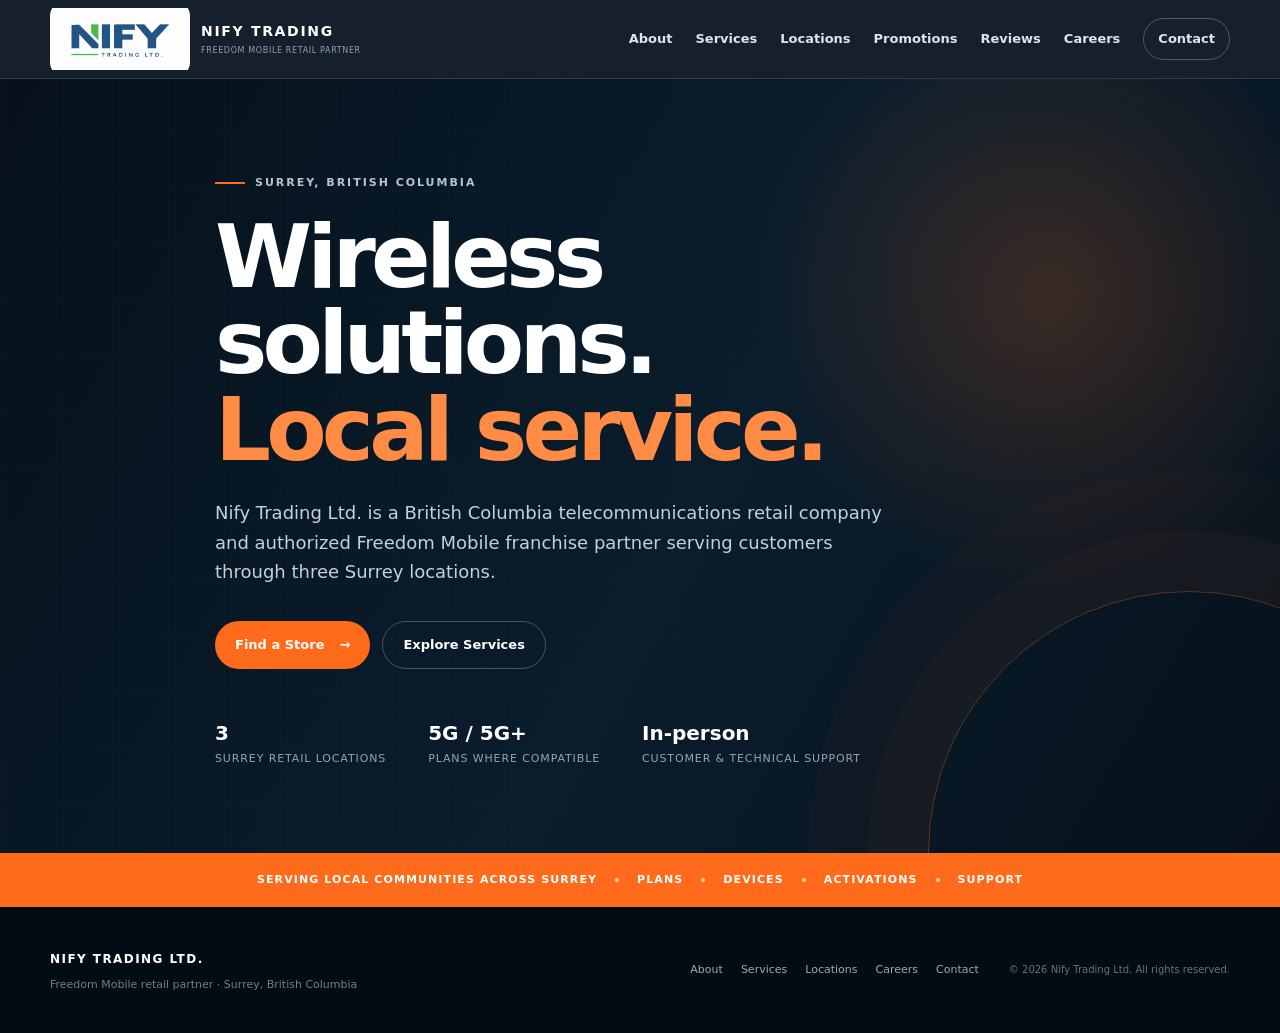
<file: index.html>
<!DOCTYPE html>
<html lang="en">
<head>
  <meta charset="UTF-8">
  <meta name="viewport" content="width=device-width, initial-scale=1.0">
  <meta name="description" content="Nify Trading Ltd. — Freedom Mobile retail partner serving Surrey, British Columbia. Wireless plans, mobile devices, activations, upgrades and in-person support.">
  <meta name="theme-color" content="#07131f">
  <title>Home | Nify Trading Ltd.</title>
  <link rel="stylesheet" href="style.css">
</head>
<body>
<header class="site-header">
  <div class="container nav-wrap">
        <a class="brand" href="index.html" aria-label="Nify Trading home">
      <img src="images/Logo.png" alt="Nify Trading Ltd.">
      <span>
        <strong>NIFY TRADING</strong>
        <small>FREEDOM MOBILE RETAIL PARTNER</small>
      </span>
    </a>
    <button class="menu-toggle" aria-label="Open navigation" aria-expanded="false">☰</button>
    <nav class="nav" aria-label="Primary navigation">
      <a href="about.html">About</a>
      <a href="services.html">Services</a>
      <a href="locations.html">Locations</a>
      <a href="promotions.html">Promotions</a>
      <a href="reviews.html">Reviews</a>
      <a href="careers.html">Careers</a>
      <a href="contact.html" class="nav-cta">Contact</a>
    </nav>
  </div>
</header>
<main>
<section id="home" class="hero">
      <div class="hero-grid"></div>
      <div class="container hero-content">
        <div class="eyebrow"><span></span> Surrey, British Columbia</div>
        <h1>Wireless solutions.<br><em>Local service.</em></h1>
        <p class="hero-copy">
          Nify Trading Ltd. is a British Columbia telecommunications retail company
          and authorized Freedom Mobile franchise partner serving customers through
          three Surrey locations.
        </p>
        <div class="hero-actions">
          <a href="locations.html" class="btn btn-primary">Find a Store <span>→</span></a>
          <a href="services.html" class="btn btn-secondary">Explore Services</a>
        </div>
        <div class="hero-points">
          <div><b>3</b><span>Surrey retail locations</span></div>
          <div><b>5G / 5G+</b><span>Plans where compatible</span></div>
          <div><b>In-person</b><span>Customer & technical support</span></div>
        </div>
      </div>
    </section>
<section class="trust-strip">
      <div class="container trust-inner">
        <span>Serving local communities across Surrey</span>
        <span class="dot"></span>
        <span>Plans</span>
        <span class="dot"></span>
        <span>Devices</span>
        <span class="dot"></span>
        <span>Activations</span>
        <span class="dot"></span>
        <span>Support</span>
      </div>
    </section>
</main>
<footer class="footer">
    <div class="container footer-inner">
      <div>
        <strong>NIFY TRADING LTD.</strong>
        <p>Freedom Mobile retail partner · Surrey, British Columbia</p>
      </div>
      <div class="footer-links">
        <a href="about.html">About</a>
        <a href="services.html">Services</a>
        <a href="locations.html">Locations</a>
        <a href="careers.html">Careers</a>
        <a href="contact.html">Contact</a>
      </div>
      <small>© <span id="year"></span> Nify Trading Ltd. All rights reserved.</small>
    </div>
  </footer>
<script src="script.js"></script>
</body>
</html>
</file>
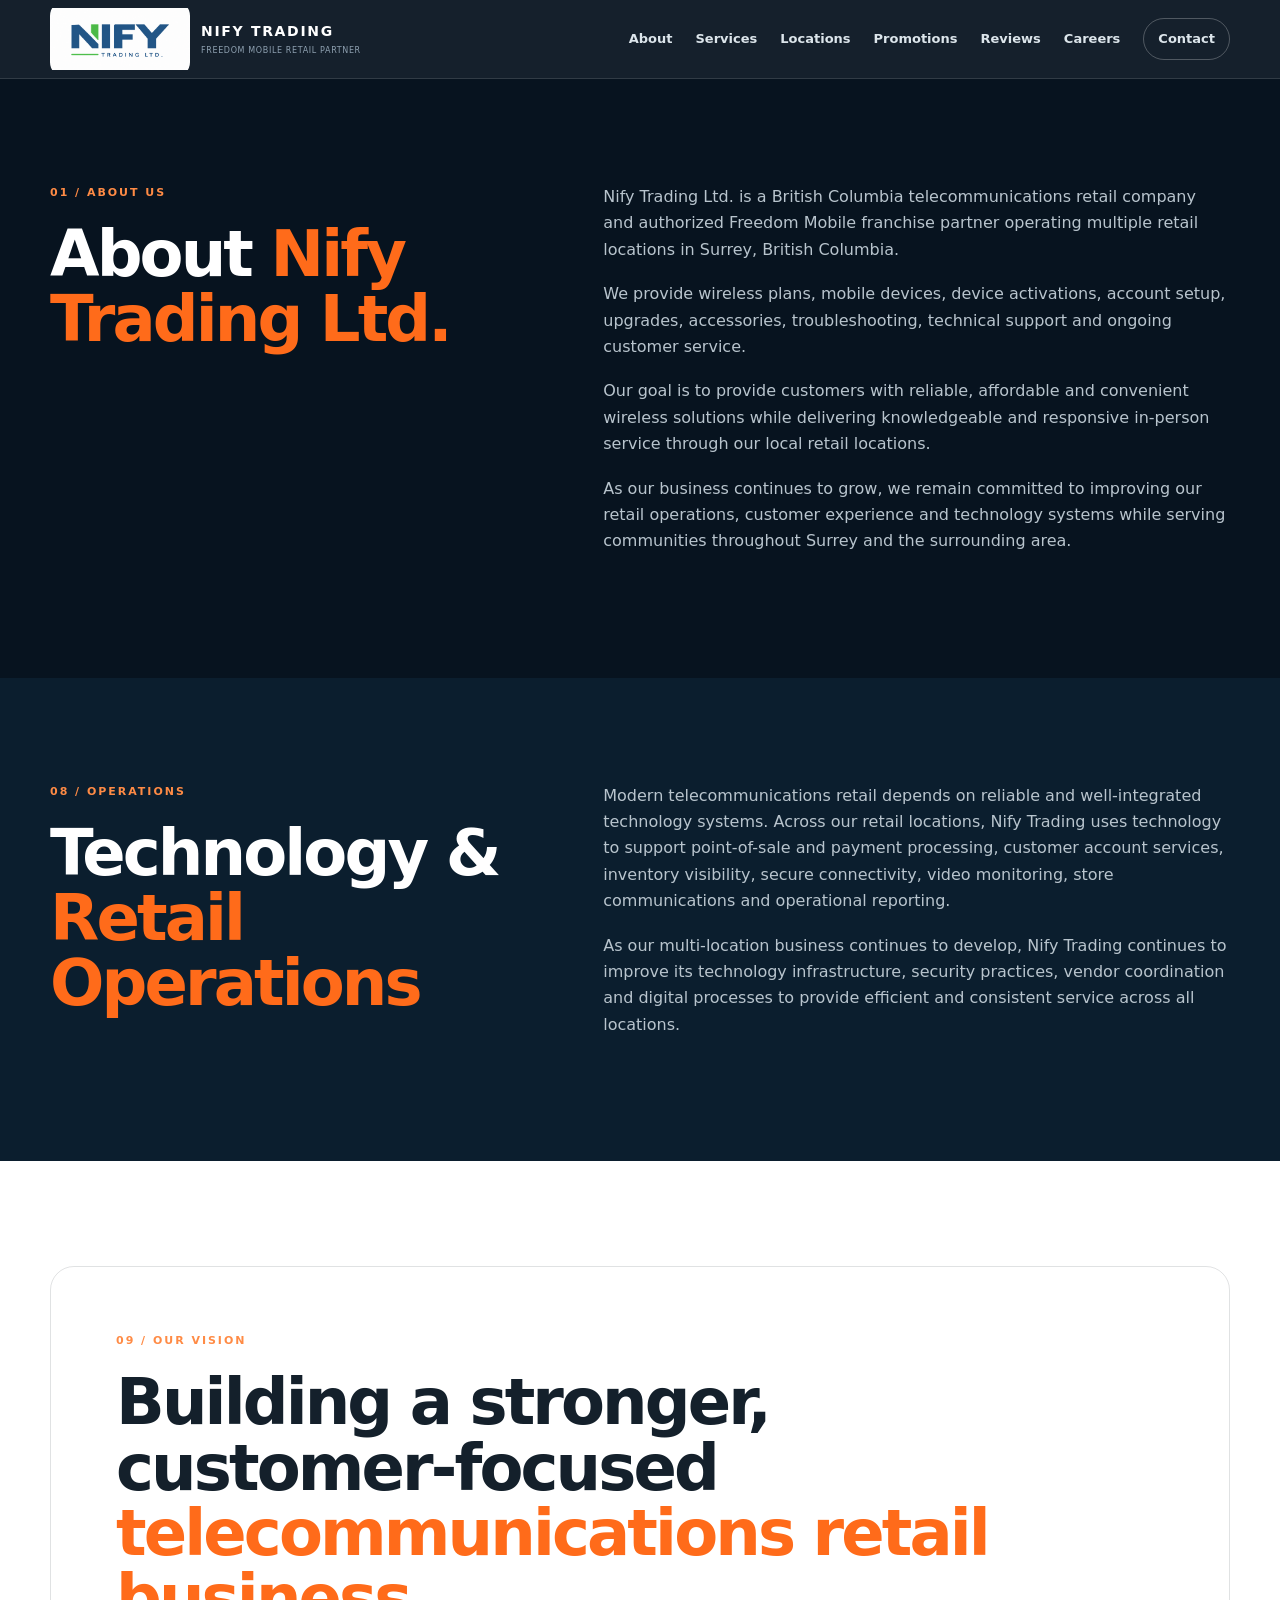
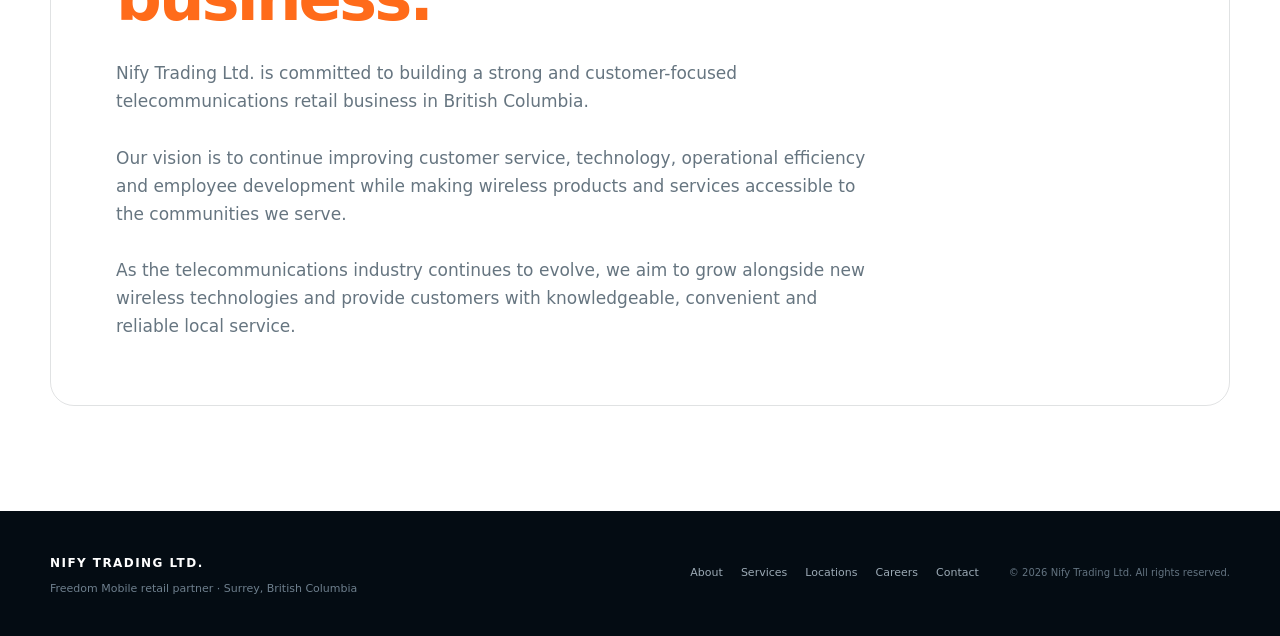
<file: about.html>
<!DOCTYPE html>
<html lang="en">
<head>
  <meta charset="UTF-8">
  <meta name="viewport" content="width=device-width, initial-scale=1.0">
  <meta name="description" content="Nify Trading Ltd. — Freedom Mobile retail partner serving Surrey, British Columbia. Wireless plans, mobile devices, activations, upgrades and in-person support.">
  <meta name="theme-color" content="#07131f">
  <title>About Us | Nify Trading Ltd.</title>
  <link rel="stylesheet" href="style.css">
</head>
<body>
<header class="site-header">
  <div class="container nav-wrap">
    <a class="brand" href="index.html" aria-label="Nify Trading home">
      <img src="images/Logo.png" alt="Nify Trading Ltd.">
      <span>
        <strong>NIFY TRADING</strong>
        <small>FREEDOM MOBILE RETAIL PARTNER</small>
      </span>
    </a>
    <button class="menu-toggle" aria-label="Open navigation" aria-expanded="false">☰</button>
    <nav class="nav" aria-label="Primary navigation">
      <a href="about.html">About</a>
      <a href="services.html">Services</a>
      <a href="locations.html">Locations</a>
      <a href="promotions.html">Promotions</a>
      <a href="reviews.html">Reviews</a>
      <a href="careers.html">Careers</a>
      <a href="contact.html" class="nav-cta">Contact</a>
    </nav>
  </div>
</header>
<main>
<section id="about" class="section section-dark">
      <div class="container two-col about-grid">
        <div>
          <div class="section-kicker">01 / About us</div>
          <h2>About <span>Nify Trading Ltd.</span></h2>
        </div>
        <div class="section-copy">
          <p>
            Nify Trading Ltd. is a British Columbia telecommunications retail company
            and authorized Freedom Mobile franchise partner operating multiple retail
            locations in Surrey, British Columbia.
          </p>
          <p>
            We provide wireless plans, mobile devices, device activations, account setup,
            upgrades, accessories, troubleshooting, technical support and ongoing customer service.
          </p>
          <p>
            Our goal is to provide customers with reliable, affordable and convenient wireless
            solutions while delivering knowledgeable and responsive in-person service through
            our local retail locations.
          </p>
          <p>
            As our business continues to grow, we remain committed to improving our retail
            operations, customer experience and technology systems while serving communities
            throughout Surrey and the surrounding area.
          </p>
        </div>
      </div>
    </section>
<section class="section tech-section">
      <div class="container two-col">
        <div>
          <div class="section-kicker">08 / Operations</div>
          <h2>Technology & <span>Retail Operations</span></h2>
        </div>
        <div class="section-copy">
          <p>
            Modern telecommunications retail depends on reliable and well-integrated technology systems.
            Across our retail locations, Nify Trading uses technology to support point-of-sale and payment
            processing, customer account services, inventory visibility, secure connectivity, video monitoring,
            store communications and operational reporting.
          </p>
          <p>
            As our multi-location business continues to develop, Nify Trading continues to improve its
            technology infrastructure, security practices, vendor coordination and digital processes to
            provide efficient and consistent service across all locations.
          </p>
        </div>
      </div>
    </section>
<section class="section vision-section">
      <div class="container vision-card">
        <div class="section-kicker">09 / Our vision</div>
        <h2>Building a stronger, customer-focused <span>telecommunications retail business.</span></h2>
        <p>
          Nify Trading Ltd. is committed to building a strong and customer-focused telecommunications retail
          business in British Columbia.
        </p>
        <p>
          Our vision is to continue improving customer service, technology, operational efficiency and
          employee development while making wireless products and services accessible to the communities
          we serve.
        </p>
        <p>
          As the telecommunications industry continues to evolve, we aim to grow alongside new wireless
          technologies and provide customers with knowledgeable, convenient and reliable local service.
        </p>
      </div>
    </section>
</main>
<footer class="footer">
    <div class="container footer-inner">
      <div>
        <strong>NIFY TRADING LTD.</strong>
        <p>Freedom Mobile retail partner · Surrey, British Columbia</p>
      </div>
      <div class="footer-links">
        <a href="about.html">About</a>
        <a href="services.html">Services</a>
        <a href="locations.html">Locations</a>
        <a href="careers.html">Careers</a>
        <a href="contact.html">Contact</a>
      </div>
      <small>© <span id="year"></span> Nify Trading Ltd. All rights reserved.</small>
    </div>
  </footer>
<script src="script.js"></script>
</body>
</html>
</file>
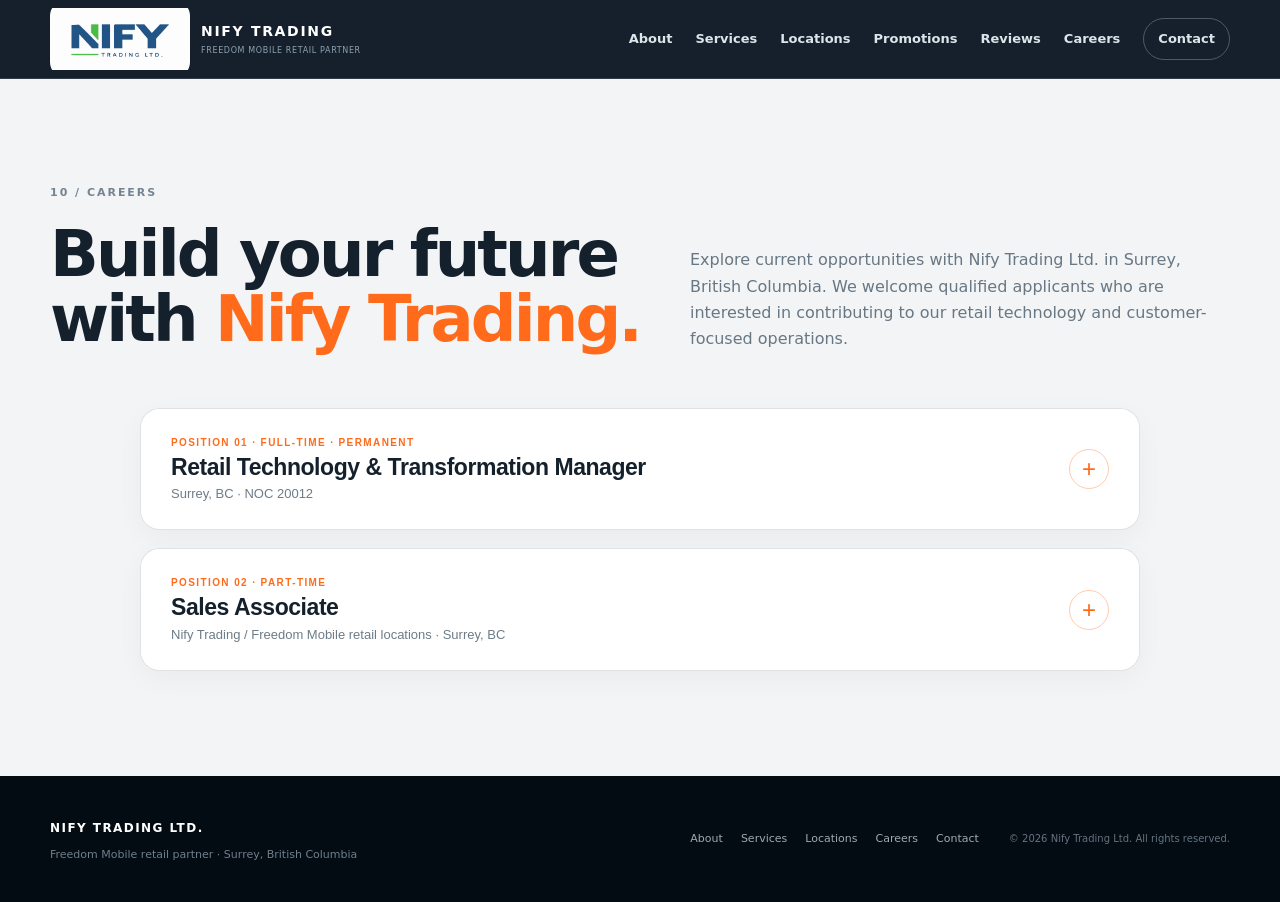
<file: careers.html>
<!DOCTYPE html>
<html lang="en">
<head>
  <meta charset="UTF-8">
  <meta name="viewport" content="width=device-width, initial-scale=1.0">
  <meta name="description" content="Careers at Nify Trading Ltd. — Current employment opportunities in Surrey, British Columbia.">
  <meta name="theme-color" content="#07131f">
  <title>Careers | Nify Trading Ltd.</title>
  <link rel="stylesheet" href="style.css">
</head>
<body>
<header class="site-header">
  <div class="container nav-wrap">
    <a class="brand" href="index.html" aria-label="Nify Trading home">
      <img src="images/Logo.png" alt="Nify Trading Ltd.">
      <span>
        <strong>NIFY TRADING</strong>
        <small>FREEDOM MOBILE RETAIL PARTNER</small>
      </span>
    </a>
    <button class="menu-toggle" aria-label="Open navigation" aria-expanded="false">☰</button>
    <nav class="nav" aria-label="Primary navigation">
      <a href="about.html">About</a>
      <a href="services.html">Services</a>
      <a href="locations.html">Locations</a>
      <a href="promotions.html">Promotions</a>
      <a href="reviews.html">Reviews</a>
      <a href="careers.html">Careers</a>
      <a href="contact.html" class="nav-cta">Contact</a>
    </nav>
  </div>
</header>

<main>
  <section class="section careers-hero">
    <div class="container">
      <div class="section-kicker">10 / Careers</div>
      <div class="section-heading careers-heading">
        <div>
          <h2>Build your future with <span>Nify Trading.</span></h2>
        </div>
        <p>
          Explore current opportunities with Nify Trading Ltd. in Surrey, British Columbia.
          We welcome qualified applicants who are interested in contributing to our retail
          technology and customer-focused operations.
        </p>
      </div>

      <div class="careers-list">

        <article class="job-card">
          <button class="job-toggle" type="button" aria-expanded="false">
            <span>
              <small>POSITION 01 · FULL-TIME · PERMANENT</small>
              <strong>Retail Technology &amp; Transformation Manager</strong>
              <em>Surrey, BC · NOC 20012</em>
            </span>
            <span class="job-toggle-icon" aria-hidden="true">+</span>
          </button>

          <div class="job-details" hidden>
            <p class="job-intro">
              Nify Trading Ltd. is looking for a suitable individual for the Retail Technology
              &amp; Transformation Manager position for its Surrey, BC location. The role focuses
              on managing retail technology integration, store systems, cloud-managed infrastructure,
              vendor coordination, cybersecurity and digital transformation initiatives for
              telecommunications retail operations.
            </p>

            <div class="job-meta">
              <div><small>EMPLOYER</small><strong>Nify Trading Ltd.</strong></div>
              <div><small>LOCATION</small><strong>15180 Fraser Hwy, Surrey, BC V3R 3P1</strong></div>
              <div><small>LANGUAGE</small><strong>English</strong></div>
              <div><small>HOURS</small><strong>40 hours per week</strong></div>
              <div><small>DURATION</small><strong>Full-time, permanent</strong></div>
            </div>

            <h3>Main Duties</h3>
            <ul>
              <li>Plan, organize, direct, control and evaluate the company's retail technology function supporting store operations, POS/payment connectivity, CRM/customer workflows, inventory visibility, video monitoring, secure branch operations and cloud-managed infrastructure.</li>
              <li>Develop, implement and maintain policies, procedures and best practices related to retail technology infrastructure, electronic data processing, computer systems development, cybersecurity and operational support.</li>
              <li>Lead digital transformation initiatives by identifying technology solutions that improve retail operations, customer experience, inventory management, sales performance and overall business efficiency.</li>
              <li>Meet with internal stakeholders, vendors, consultants and business partners to determine technology requirements, define project specifications, establish budgets and develop implementation timelines.</li>
              <li>Manage and coordinate cross-functional technology projects, including system upgrades, software implementations, cloud-based solutions, network enhancements and process automation initiatives.</li>
              <li>Lead and coordinate internal stakeholders, external technology vendors, managed service providers, system integrators, consultants, technical support resources and project-based contractors involved in retail technology and transformation initiatives.</li>
              <li>Oversee the design, development, implementation, operation, maintenance and administration of retail software applications, telecommunications systems, databases, networks and information systems.</li>
              <li>Evaluate security, reliability and performance of technology systems, including secure access, branch security policy, identity-based controls, centralized monitoring and incident escalation processes, ensuring compliance with organizational standards, regulatory requirements and industry best practices.</li>
              <li>Control departmental and project budgets by planning expenditures, evaluating technology investments, negotiating vendor contracts and ensuring cost-effective utilization of resources.</li>
              <li>Recruit, train, mentor and supervise information technology personnel and provide ongoing professional development opportunities to enhance team performance and technical expertise.</li>
              <li>Identify technology resource requirements, coordinate vendor and contractor support, provide technical guidance to store operations and support staff, and ensure knowledge transfer for ongoing technology operations.</li>
              <li>Analyze business processes and operational challenges and recommend innovative technology solutions to support organizational growth, scalability and competitive advantage.</li>
              <li>Assess AI-assisted monitoring, anomaly detection, video analytics, footfall visibility and store performance analytics where they can improve operational visibility and decision-making.</li>
              <li>Prepare management reports, project updates, risk assessments and strategic technology plans for senior leadership, and provide recommendations regarding future technology investments and transformation initiatives.</li>
              <li>Co-ordinate the work of regions, divisions or departments and report to the board of directors.</li>
            </ul>

            <h3>Employment Requirements</h3>
            <ul>
              <li>A diploma or above in information systems, business technology, engineering, computer science or a related field is required. An equivalent combination of senior-level enterprise technology experience and recognized industry certifications will be considered.</li>
              <li>10+ years of experience in designing and implementing enterprise-scale network and digital infrastructure solutions for multi-site organizations is required.</li>
              <li>5+ years of management or functional leadership experience in systems analysis and architecture, information systems management, network design, cybersecurity, vendor management or technology project delivery is required.</li>
              <li>Industry-recognized enterprise certifications such as Cisco CCIE, CCNP Enterprise or equivalent are considered strong assets.</li>
              <li>Exceptional time management skills, attention to detail, teamwork and leadership skills.</li>
              <li>Ability to multitask, work independently and prioritize is required.</li>
            </ul>

            <h3>Position Information</h3>
            <ul>
              <li>Position available and open to veterans of the Canadian Armed Forces.</li>
              <li>Position available and open to visible minorities.</li>
              <li>Position available and open to persons with disabilities.</li>
              <li>Position available and open to Indigenous people.</li>
              <li>Position available and open to newcomers to Canada.</li>
              <li>Position available and open to seniors.</li>
            </ul>

            <div class="job-apply">
              <strong>How to Apply</strong>
              <p>Send your resume and application details to <a href="mailto:nifyoperations@gmail.com"><strong>nifyoperations@gmail.com</strong></a>. Only qualified candidates will be contacted.</p>
            </div>
          </div>
        </article>

        <article class="job-card">
          <button class="job-toggle" type="button" aria-expanded="false">
            <span>
              <small>POSITION 02 · PART-TIME</small>
              <strong>Sales Associate</strong>
              <em>Nify Trading / Freedom Mobile retail locations · Surrey, BC</em>
            </span>
            <span class="job-toggle-icon" aria-hidden="true">+</span>
          </button>

          <div class="job-details" hidden>
            <div class="job-meta">
              <div><small>EMPLOYER</small><strong>Nify Trading Ltd.</strong></div>
              <div><small>LOCATION</small><strong>Nify Trading / Freedom Mobile retail locations in Surrey, BC</strong></div>
              <div><small>EMPLOYMENT</small><strong>Part-time</strong></div>
              <div><small>HOURS</small><strong>Approximately 24 hours per week</strong></div>
            </div>

            <h3>Key Responsibilities</h3>
            <ul>
              <li>Sell mobile phones, wireless plans, accessories and related merchandise.</li>
              <li>Process customer payments through the merchant/POS system.</li>
              <li>Assist with merchandise returns and related customer-service transactions.</li>
              <li>Provide customer service and help resolve customer questions or complaints.</li>
              <li>Support daily sales and performance reporting.</li>
              <li>Assist customers with device selection, activations, account setup, upgrades and basic in-store support.</li>
              <li>Perform other related retail duties as assigned.</li>
            </ul>

            <h3>Preferred Qualifications</h3>
            <ul>
              <li>Customer-service or retail-sales experience is an asset.</li>
              <li>Comfortable learning mobile devices, wireless plans, promotions and basic account-support procedures.</li>
              <li>Good communication, teamwork, reliability and basic cash/POS-handling skills.</li>
            </ul>

            <div class="job-apply">
              <strong>How to Apply</strong>
              <p>Send your resume and application details to <a href="mailto:nifyoperations@gmail.com"><strong>nifyoperations@gmail.com</strong></a>. Only qualified candidates will be contacted.</p>
            </div>
          </div>
        </article>

      </div>
    </div>
  </section>
</main>

<footer class="footer">
  <div class="container footer-inner">
    <div>
      <strong>NIFY TRADING LTD.</strong>
      <p>Freedom Mobile retail partner · Surrey, British Columbia</p>
    </div>
    <div class="footer-links">
      <a href="about.html">About</a>
      <a href="services.html">Services</a>
      <a href="locations.html">Locations</a>
      <a href="careers.html">Careers</a>
      <a href="contact.html">Contact</a>
    </div>
    <small>© <span id="year"></span> Nify Trading Ltd. All rights reserved.</small>
  </div>
</footer>

<script src="script.js"></script>
<script>
document.querySelectorAll('.job-toggle').forEach((button) => {
  button.addEventListener('click', () => {
    const details = button.nextElementSibling;
    const isOpen = button.getAttribute('aria-expanded') === 'true';
    button.setAttribute('aria-expanded', String(!isOpen));
    button.querySelector('.job-toggle-icon').textContent = isOpen ? '+' : '−';
    details.hidden = isOpen;
  });
});
</script>
</body>
</html>
</file>
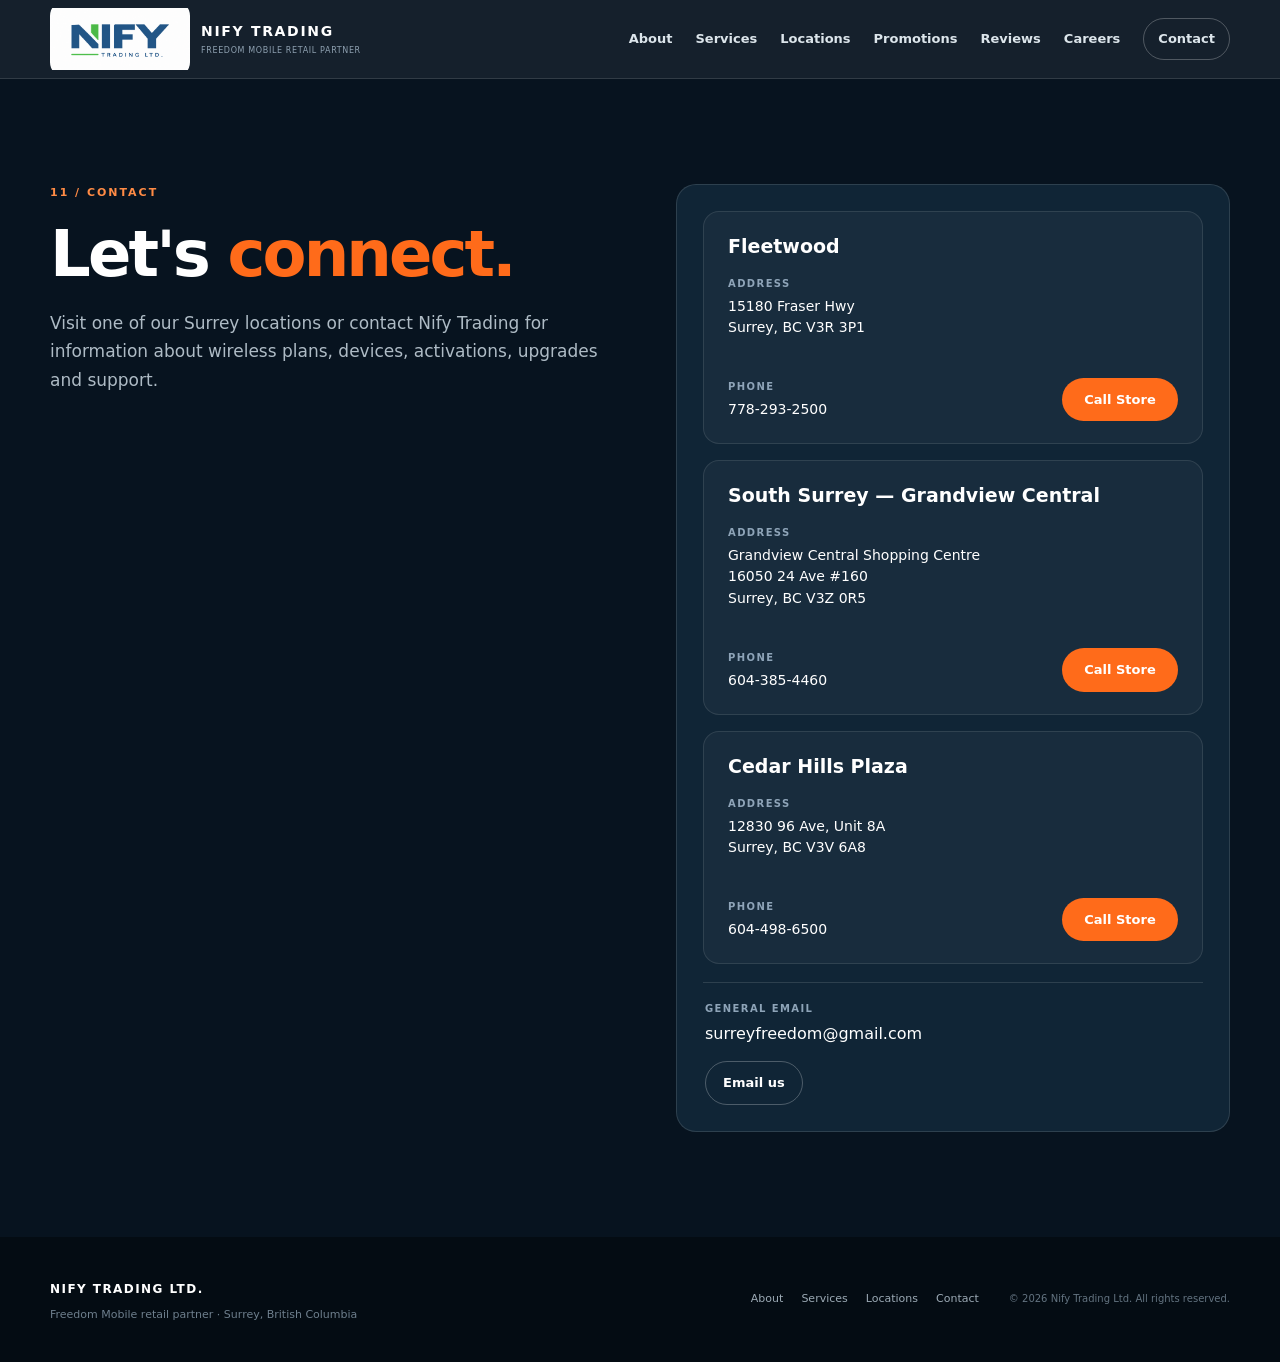
<file: contact.html>
<!DOCTYPE html>
<html lang="en">
<head>
  <meta charset="UTF-8">
  <meta name="viewport" content="width=device-width, initial-scale=1.0">

  <meta
    name="description"
    content="Contact Nify Trading Ltd. — Freedom Mobile retail partner serving Surrey, British Columbia."
  >

  <meta name="theme-color" content="#07131f">

  <title>Contact | Nify Trading Ltd.</title>

  <link rel="stylesheet" href="style.css">
</head>

<body>

<header class="site-header">
  <div class="container nav-wrap">

    <a class="brand" href="index.html" aria-label="Nify Trading home">

      <img
        src="images/Logo.png"
        alt="Nify Trading Ltd."
      >

      <span>
        <strong>NIFY TRADING</strong>
        <small>FREEDOM MOBILE RETAIL PARTNER</small>
      </span>

    </a>

    <button
      class="menu-toggle"
      aria-label="Open navigation"
      aria-expanded="false"
    >
      ☰
    </button>

    <nav class="nav" aria-label="Primary navigation">
      <a href="about.html">About</a>
      <a href="services.html">Services</a>
      <a href="locations.html">Locations</a>
      <a href="promotions.html">Promotions</a>
      <a href="reviews.html">Reviews</a>
      <a href="careers.html">Careers</a>
      <a href="contact.html" class="nav-cta">Contact</a>
    </nav>

  </div>
</header>


<main>

<section id="contact" class="section contact-section">

  <div class="container contact-grid">

    <!-- LEFT SIDE -->
    <div>

      <div class="section-kicker">11 / Contact</div>

      <h2>
        Let's <span>connect.</span>
      </h2>

      <p>
        Visit one of our Surrey locations or contact Nify Trading for
        information about wireless plans, devices, activations,
        upgrades and support.
      </p>

    </div>


    <!-- RIGHT SIDE -->
    <div class="contact-panel">

      <div class="store-contact-list">


        <!-- FLEETWOOD -->
<div class="store-contact-card">

  <h3>Fleetwood</h3>

  <div class="store-contact-info">

    <div class="store-contact-details">

      <small>ADDRESS</small>

      <p>
        15180 Fraser Hwy<br>
        Surrey, BC V3R 3P1
      </p>

      <br>

<small class="phone-label">PHONE</small>
      <p>
        <a href="tel:+17782932500">
          778-293-2500
        </a>
      </p>

    </div>

    <a
      class="store-call-btn"
      href="tel:+17782932500"
    >
      Call Store
    </a>

  </div>

</div>


<!-- SOUTH SURREY -->
<div class="store-contact-card">

  <h3>South Surrey — Grandview Central</h3>

  <div class="store-contact-info">

    <div class="store-contact-details">

      <small>ADDRESS</small>

      <p>
        Grandview Central Shopping Centre<br>
        16050 24 Ave #160<br>
        Surrey, BC V3Z 0R5
      </p>

      <br>

<small class="phone-label">PHONE</small>
      <p>
        <a href="tel:+16043854460">
          604-385-4460
        </a>
      </p>

    </div>

    <a
      class="store-call-btn"
      href="tel:+16043854460"
    >
      Call Store
    </a>

  </div>

</div>


<!-- CEDAR HILLS -->
<div class="store-contact-card">

  <h3>Cedar Hills Plaza</h3>

  <div class="store-contact-info">

    <div class="store-contact-details">

      <small>ADDRESS</small>

      <p>
        12830 96 Ave, Unit 8A<br>
        Surrey, BC V3V 6A8
      </p>

      <br>

<small class="phone-label">PHONE</small>
      <p>
        <a href="tel:+16044986500">
          604-498-6500
        </a>
      </p>

    </div>

    <a
      class="store-call-btn"
      href="tel:+16044986500"
    >
      Call Store
    </a>

  </div>

</div>


        <!-- GENERAL EMAIL -->
        <div class="email-block">

          <small>GENERAL EMAIL</small>

          <p>
            <a href="mailto:surreyfreedom@gmail.com">
              surreyfreedom@gmail.com
            </a>
          </p>

          <a
            class="email-button"
            href="mailto:surreyfreedom@gmail.com"
          >
            Email us
          </a>

        </div>

      </div>

    </div>

  </div>

</section>

</main>


<footer class="footer">

  <div class="container footer-inner">

    <div>

      <strong>NIFY TRADING LTD.</strong>

      <p>
        Freedom Mobile retail partner · Surrey, British Columbia
      </p>

    </div>


    <div class="footer-links">

      <a href="about.html">About</a>
      <a href="services.html">Services</a>
      <a href="locations.html">Locations</a>
      <a href="contact.html">Contact</a>

    </div>


    <small>
      © <span id="year"></span>
      Nify Trading Ltd. All rights reserved.
    </small>

  </div>

</footer>


<script src="script.js"></script>

</body>
</html>
</file>
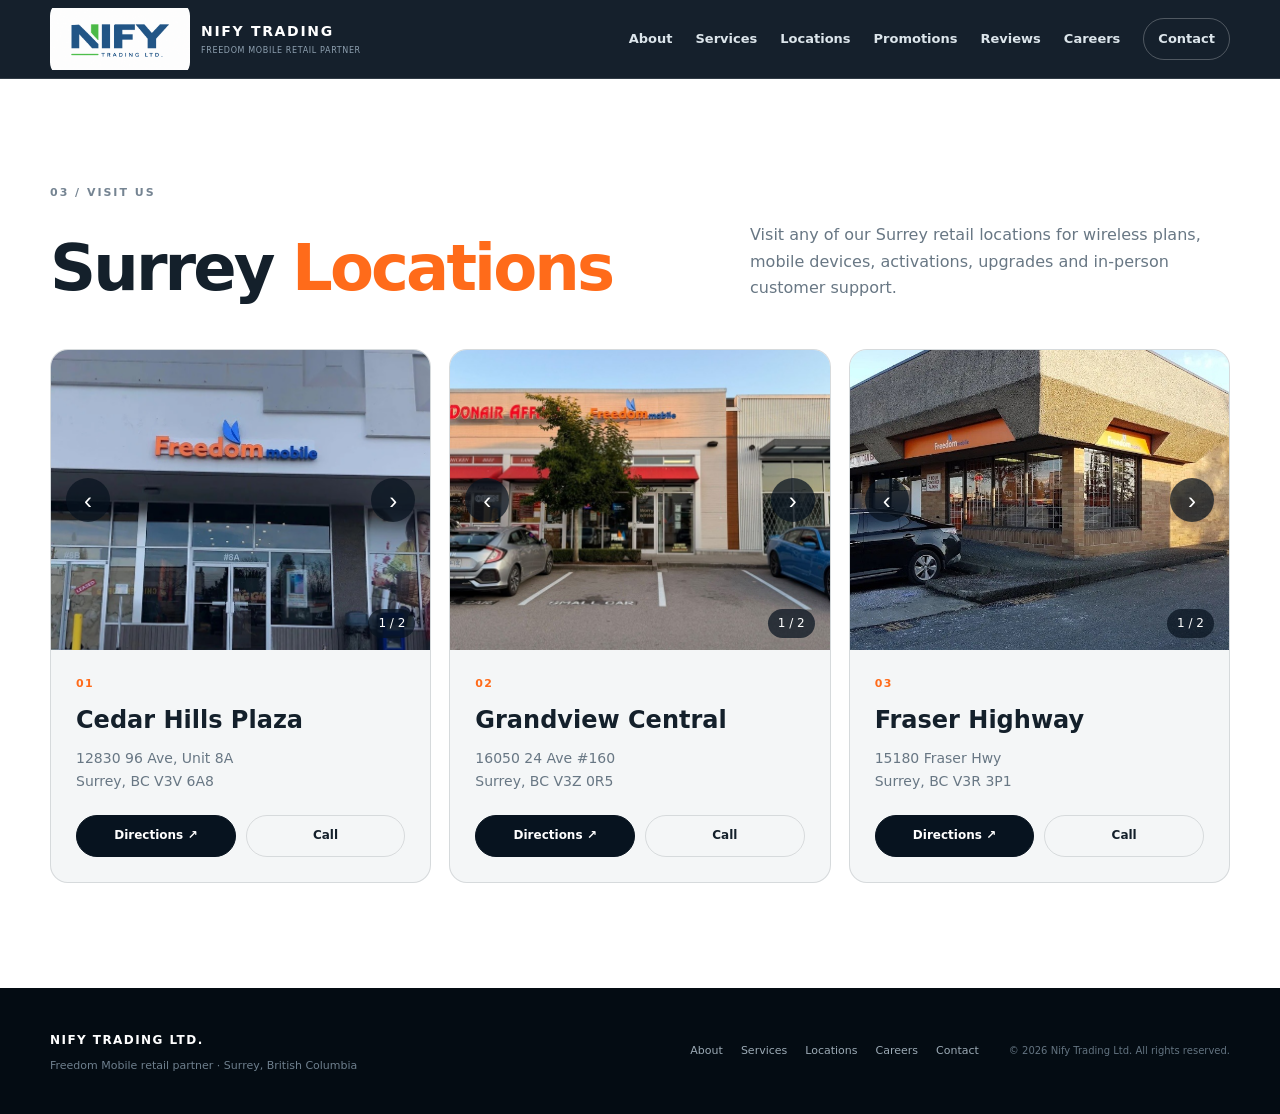
<file: locations.html>
<!DOCTYPE html>
<html lang="en">
<head>
  <meta charset="UTF-8">
  <meta name="viewport" content="width=device-width, initial-scale=1.0">
  <meta name="description" content="Nify Trading Ltd. — Freedom Mobile retail partner serving Surrey, British Columbia. Wireless plans, mobile devices, activations, upgrades and in-person support.">
  <meta name="theme-color" content="#07131f">
  <title>Locations | Nify Trading Ltd.</title>
  <link rel="stylesheet" href="style.css">



</head>
<body>
<header class="site-header">
  <div class="container nav-wrap">
    <a class="brand" href="index.html" aria-label="Nify Trading home">
      <img src="images/Logo.png" alt="Nify Trading Ltd.">
      <span>
        <strong>NIFY TRADING</strong>
        <small>FREEDOM MOBILE RETAIL PARTNER</small>
      </span>
    </a>
    <button class="menu-toggle" aria-label="Open navigation" aria-expanded="false">☰</button>
    <nav class="nav" aria-label="Primary navigation">
      <a href="about.html">About</a>
      <a href="services.html">Services</a>
      <a href="locations.html">Locations</a>
      <a href="promotions.html">Promotions</a>
      <a href="reviews.html">Reviews</a>
      <a href="careers.html">Careers</a>
      <a href="contact.html" class="nav-cta">Contact</a>
    </nav>
  </div>
</header>
<main>
<section id="locations" class="section locations-section">
      <div class="container">
        <div class="section-kicker">03 / Visit us</div>
        <div class="section-heading">
          <h2> Surrey <span>Locations</span></h2>
          <p>
            Visit any of our Surrey retail locations for wireless plans, mobile devices,
            activations, upgrades and in-person customer support.
          </p>
        </div>

        <div class="location-grid">
          <article class="location-card">
            <div class="store-gallery">

  <img src="images/Cedar-Front.jpeg"
       class="active"
       alt="Cedar Hills Plaza storefront">

  <img src="images/Cedar-inside.jpeg"
       alt="Inside Cedar Hills Plaza">

  <button class="gallery-arrow gallery-prev" onclick="changeImage(this, -1)">‹</button>
  <button class="gallery-arrow gallery-next" onclick="changeImage(this, 1)">›</button>

  <div class="gallery-counter">1 / 2</div>

</div>
            <div class="location-body">
              <div class="location-number">01</div>
              <h3>Cedar Hills Plaza</h3>
              <p>12830 96 Ave, Unit 8A<br>Surrey, BC V3V 6A8</p>
              <div class="location-actions">
                <a href="https://www.google.com/maps/search/?api=1&query=12830+96+Ave+Surrey+BC+V3V+6A8" target="_blank" rel="noopener">Directions ↗</a>
                <a href="tel:+16043854460">Call</a>
              </div>
            </div>
          </article>

          <article class="location-card">
            <div class="store-gallery">

  <img src="images/SouthSurrey-Front.jpeg"
       class="active"
       alt="Grandview Central storefront">

  <img src="images/SouthSurrey-inside.jpeg"
       alt="Inside Grandview Central">

  

  <button class="gallery-arrow gallery-prev" onclick="changeImage(this, -1)">‹</button>
  <button class="gallery-arrow gallery-next" onclick="changeImage(this, 1)">›</button>

  <div class="gallery-counter">1 / 2</div>

</div>
            <div class="location-body">
              <div class="location-number">02</div>
              <h3>Grandview Central</h3>
              <p>16050 24 Ave #160<br>Surrey, BC V3Z 0R5</p>
              <div class="location-actions">
                <a href="https://www.google.com/maps/search/?api=1&query=16050+24+Ave+Surrey+BC" target="_blank" rel="noopener">Directions ↗</a>
                <a href="tel:+16044986500">Call</a>
              </div>
            </div>
          </article>

          <article class="location-card">
            <div class="store-gallery">

  <img src="images/Fleetwood-Front.jpeg"
       class="active"
       alt="Fraser Highway storefront">

  <img src="images/Fleetwood-inside.jpeg"
       alt="Inside Fraser Highway store">

  <button class="gallery-arrow gallery-prev" onclick="changeImage(this, -1)">‹</button>
  <button class="gallery-arrow gallery-next" onclick="changeImage(this, 1)">›</button>

  <div class="gallery-counter">1 / 2</div>

</div>
            <div class="location-body">
              <div class="location-number">03</div>
              <h3>Fraser Highway</h3>
              <p>15180 Fraser Hwy<br>Surrey, BC V3R 3P1</p>
              <div class="location-actions">
                <a href="https://www.google.com/maps/search/?api=1&query=15180+Fraser+Hwy+Surrey+BC" target="_blank" rel="noopener">Directions ↗</a>
                <a href="tel:+17782932500">Call</a>
              </div>
            </div>
          </article>
        </div>
      </div>
    </section>
</main>
<footer class="footer">
    <div class="container footer-inner">
      <div>
        <strong>NIFY TRADING LTD.</strong>
        <p>Freedom Mobile retail partner · Surrey, British Columbia</p>
      </div>
      <div class="footer-links">
        <a href="about.html">About</a>
        <a href="services.html">Services</a>
        <a href="locations.html">Locations</a>
        <a href="careers.html">Careers</a>
        <a href="contact.html">Contact</a>
      </div>
      <small>© <span id="year"></span> Nify Trading Ltd. All rights reserved.</small>
    </div>
  </footer>
<script src="script.js"></script>

<script>
function changeImage(button, direction) {

  const gallery = button.closest(".store-gallery");
  const images = gallery.querySelectorAll("img");
  const counter = gallery.querySelector(".gallery-counter");

  let currentIndex = 0;

  images.forEach((image, index) => {
    if (image.classList.contains("active")) {
      currentIndex = index;
    }
  });

  images[currentIndex].classList.remove("active");

  let newIndex = currentIndex + direction;

  if (newIndex < 0) {
    newIndex = images.length - 1;
  }

  if (newIndex >= images.length) {
    newIndex = 0;
  }

  images[newIndex].classList.add("active");

  counter.textContent = (newIndex + 1) + " / " + images.length;
}
</script>

</body>
</html>
</file>
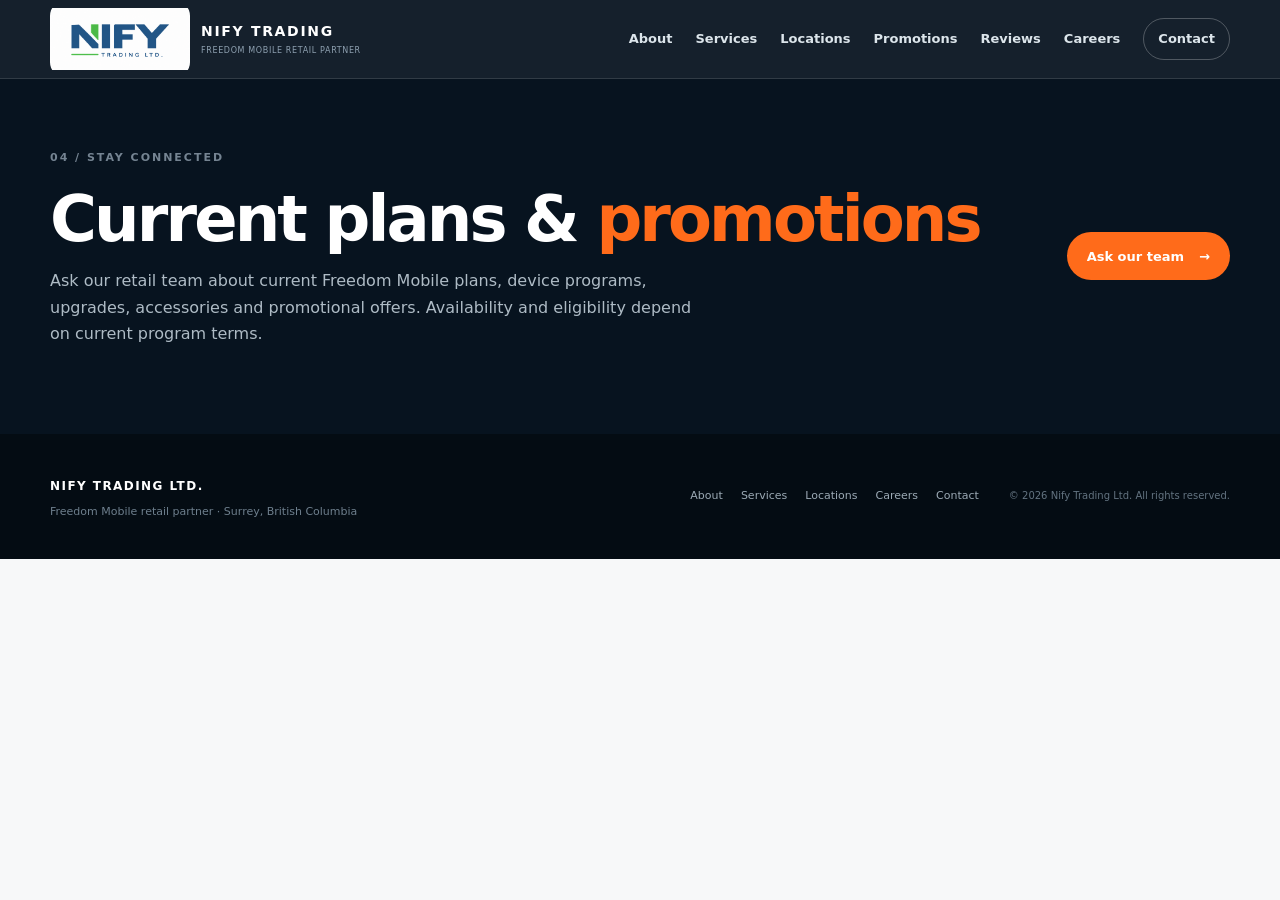
<file: promotions.html>
<!DOCTYPE html>
<html lang="en">
<head>
  <meta charset="UTF-8">
  <meta name="viewport" content="width=device-width, initial-scale=1.0">
  <meta name="description" content="Nify Trading Ltd. — Freedom Mobile retail partner serving Surrey, British Columbia. Wireless plans, mobile devices, activations, upgrades and in-person support.">
  <meta name="theme-color" content="#07131f">
  <title>Promotions | Nify Trading Ltd.</title>
  <link rel="stylesheet" href="style.css">
</head>
<body>
<header class="site-header">
  <div class="container nav-wrap">
    <a class="brand" href="index.html" aria-label="Nify Trading home">
      <img src="images/Logo.png" alt="Nify Trading Ltd.">
      <span>
        <strong>NIFY TRADING</strong>
        <small>FREEDOM MOBILE RETAIL PARTNER</small>
      </span>
    </a>
    <button class="menu-toggle" aria-label="Open navigation" aria-expanded="false">☰</button>
    <nav class="nav" aria-label="Primary navigation">
      <a href="about.html">About</a>
      <a href="services.html">Services</a>
      <a href="locations.html">Locations</a>
      <a href="promotions.html">Promotions</a>
      <a href="reviews.html">Reviews</a>
      <a href="careers.html">Careers</a>
      <a href="contact.html" class="nav-cta">Contact</a>
    </nav>
  </div>
</header>
<main>
<section id="promotions" class="section promo-section">
      <div class="container promo-card">
        <div>
          <div class="section-kicker">04 / Stay connected</div>
          <h2>Current plans & <span>promotions</span></h2>
          <p>
            Ask our retail team about current Freedom Mobile plans, device programs,
            upgrades, accessories and promotional offers. Availability and eligibility
            depend on current program terms.
          </p>
        </div>
        <a class="btn btn-primary" href="contact.html">Ask our team <span>→</span></a>
      </div>
    </section>
</main>
<footer class="footer">
    <div class="container footer-inner">
      <div>
        <strong>NIFY TRADING LTD.</strong>
        <p>Freedom Mobile retail partner · Surrey, British Columbia</p>
      </div>
      <div class="footer-links">
        <a href="about.html">About</a>
        <a href="services.html">Services</a>
        <a href="locations.html">Locations</a>
        <a href="careers.html">Careers</a>
        <a href="contact.html">Contact</a>
      </div>
      <small>© <span id="year"></span> Nify Trading Ltd. All rights reserved.</small>
    </div>
  </footer>
<script src="script.js"></script>
</body>
</html>
</file>
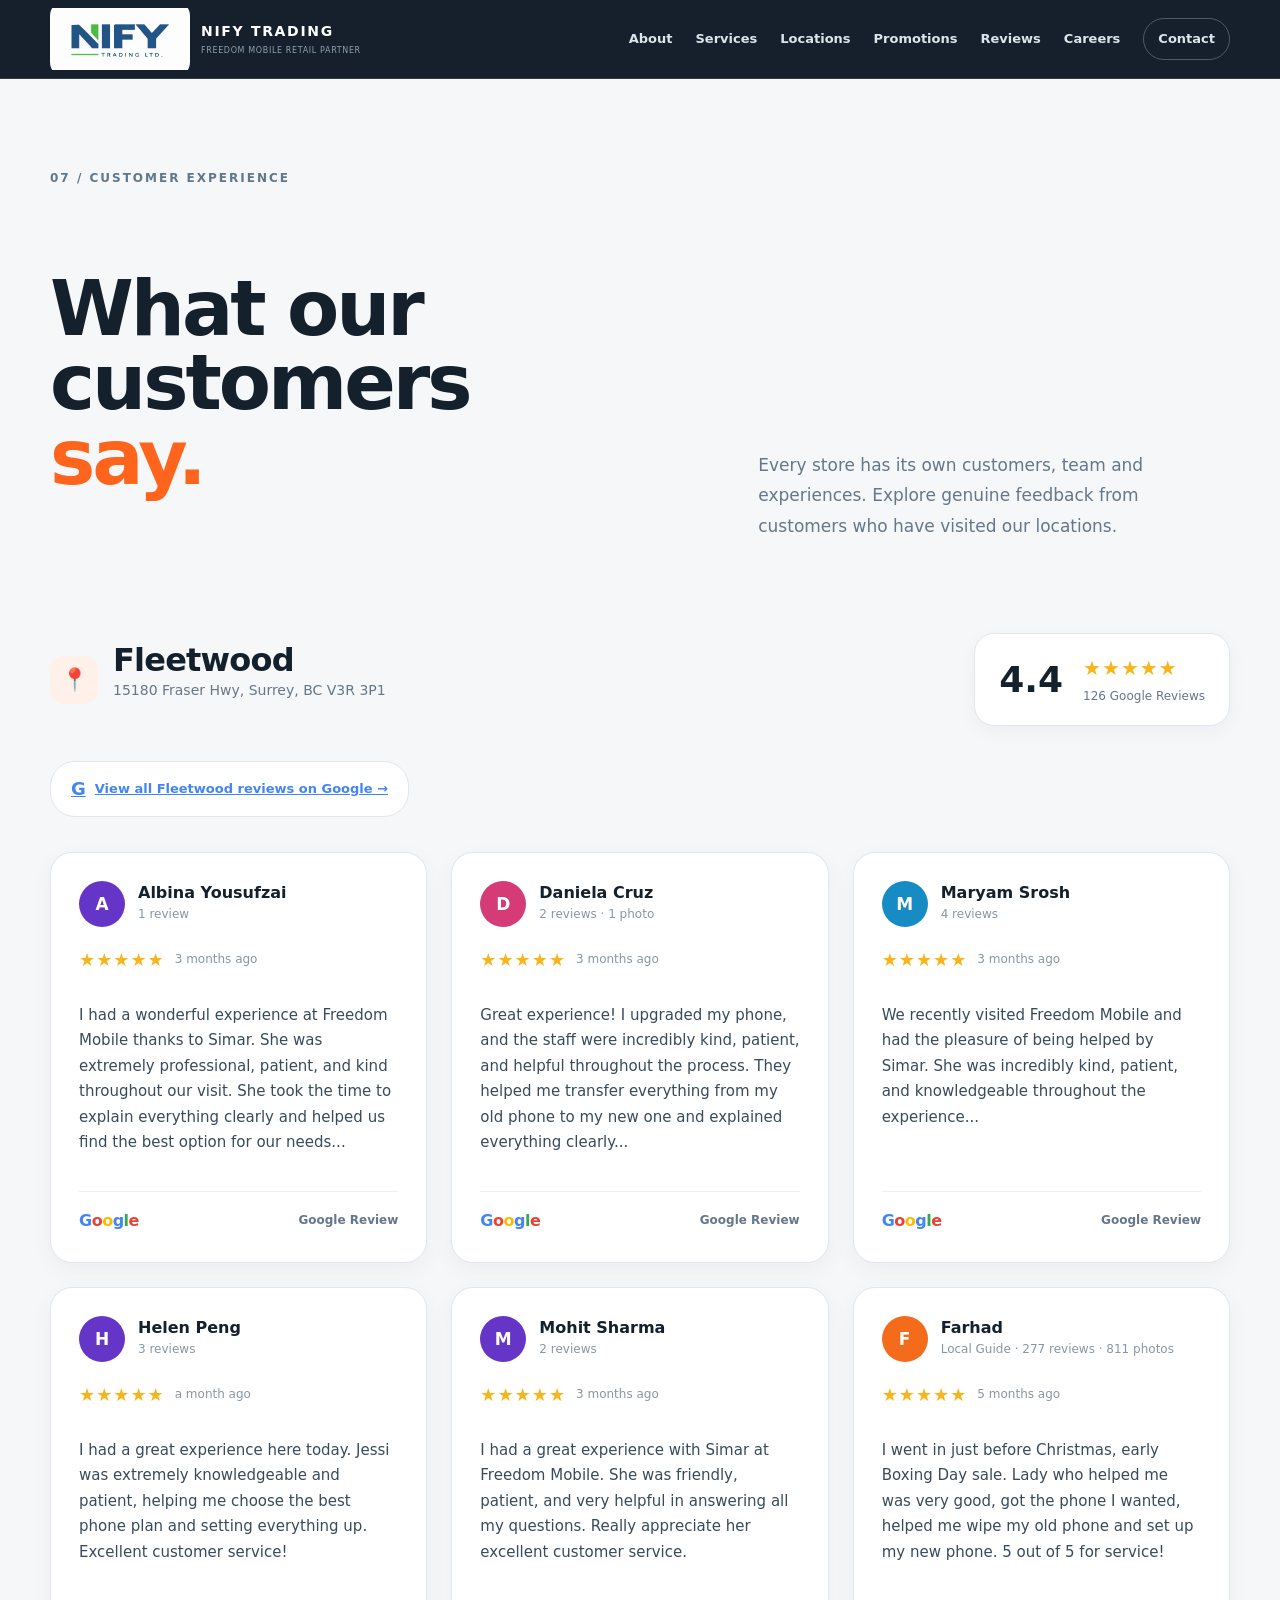
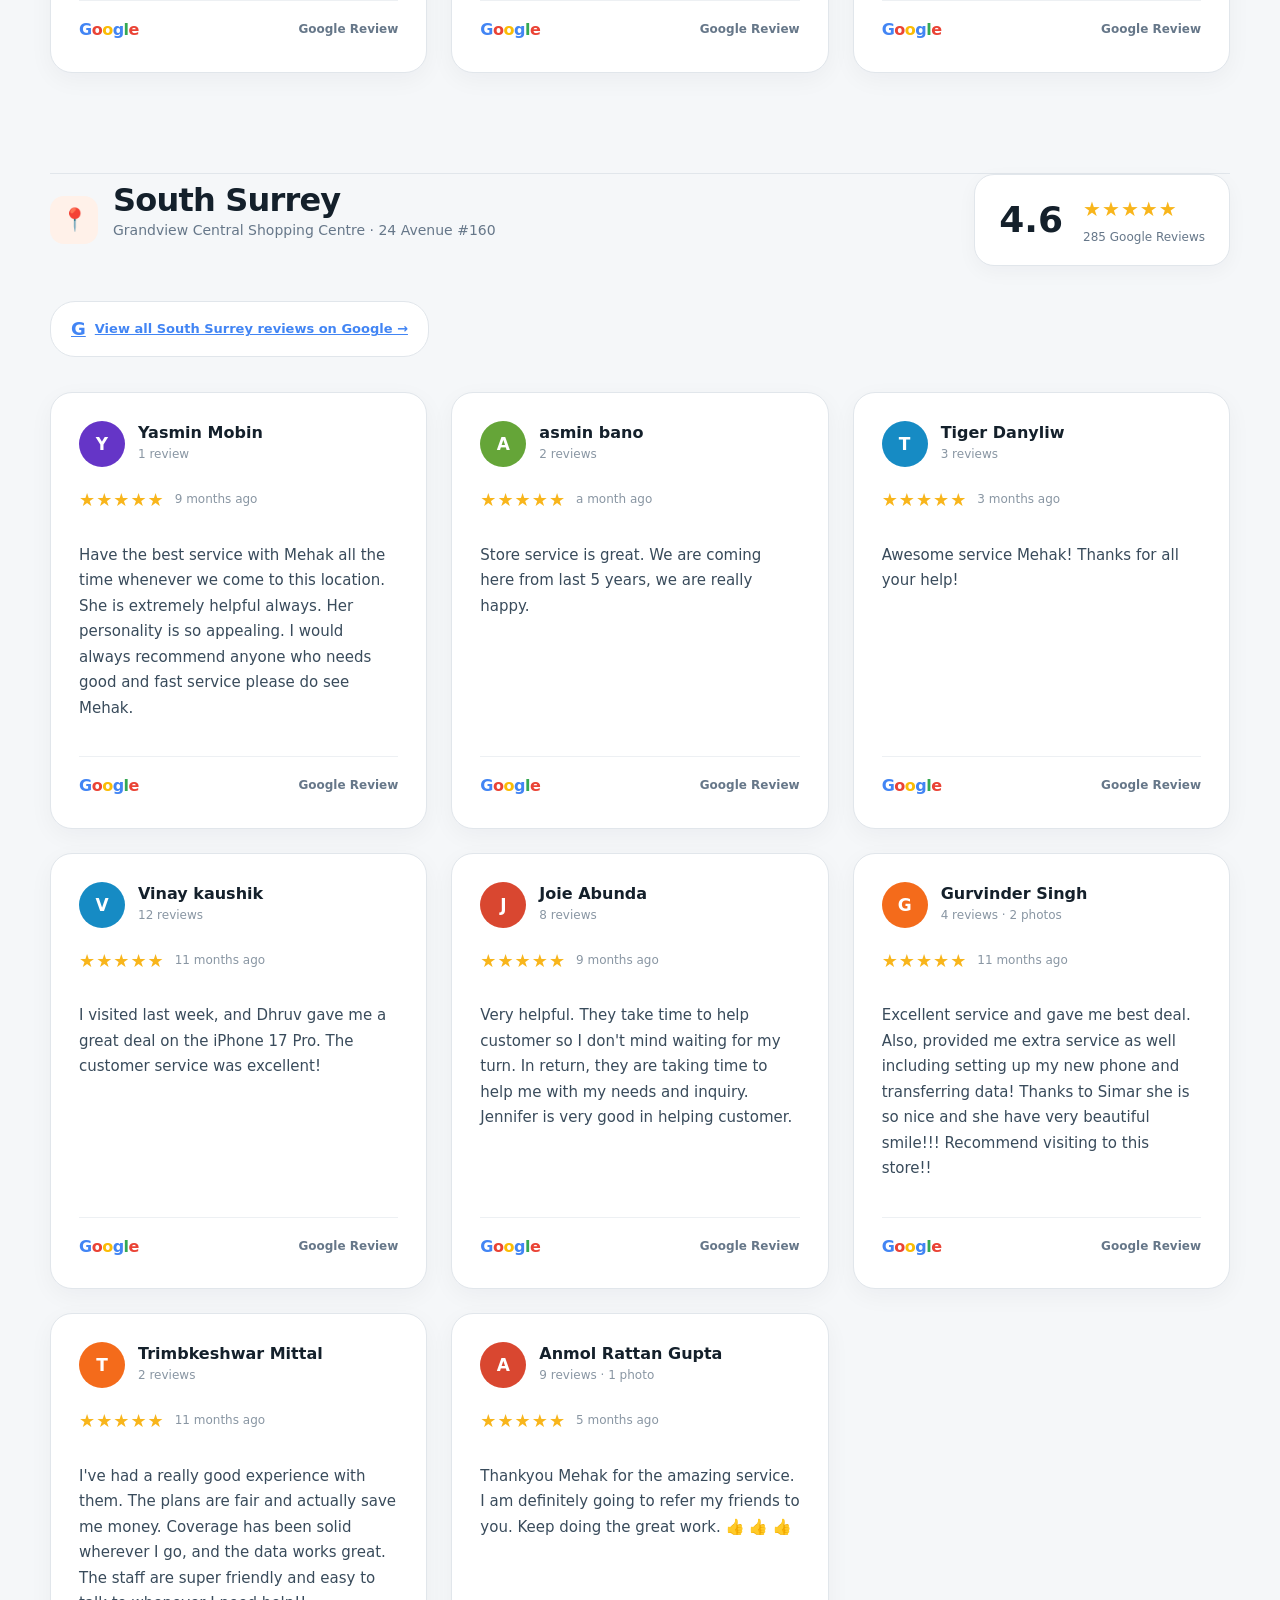
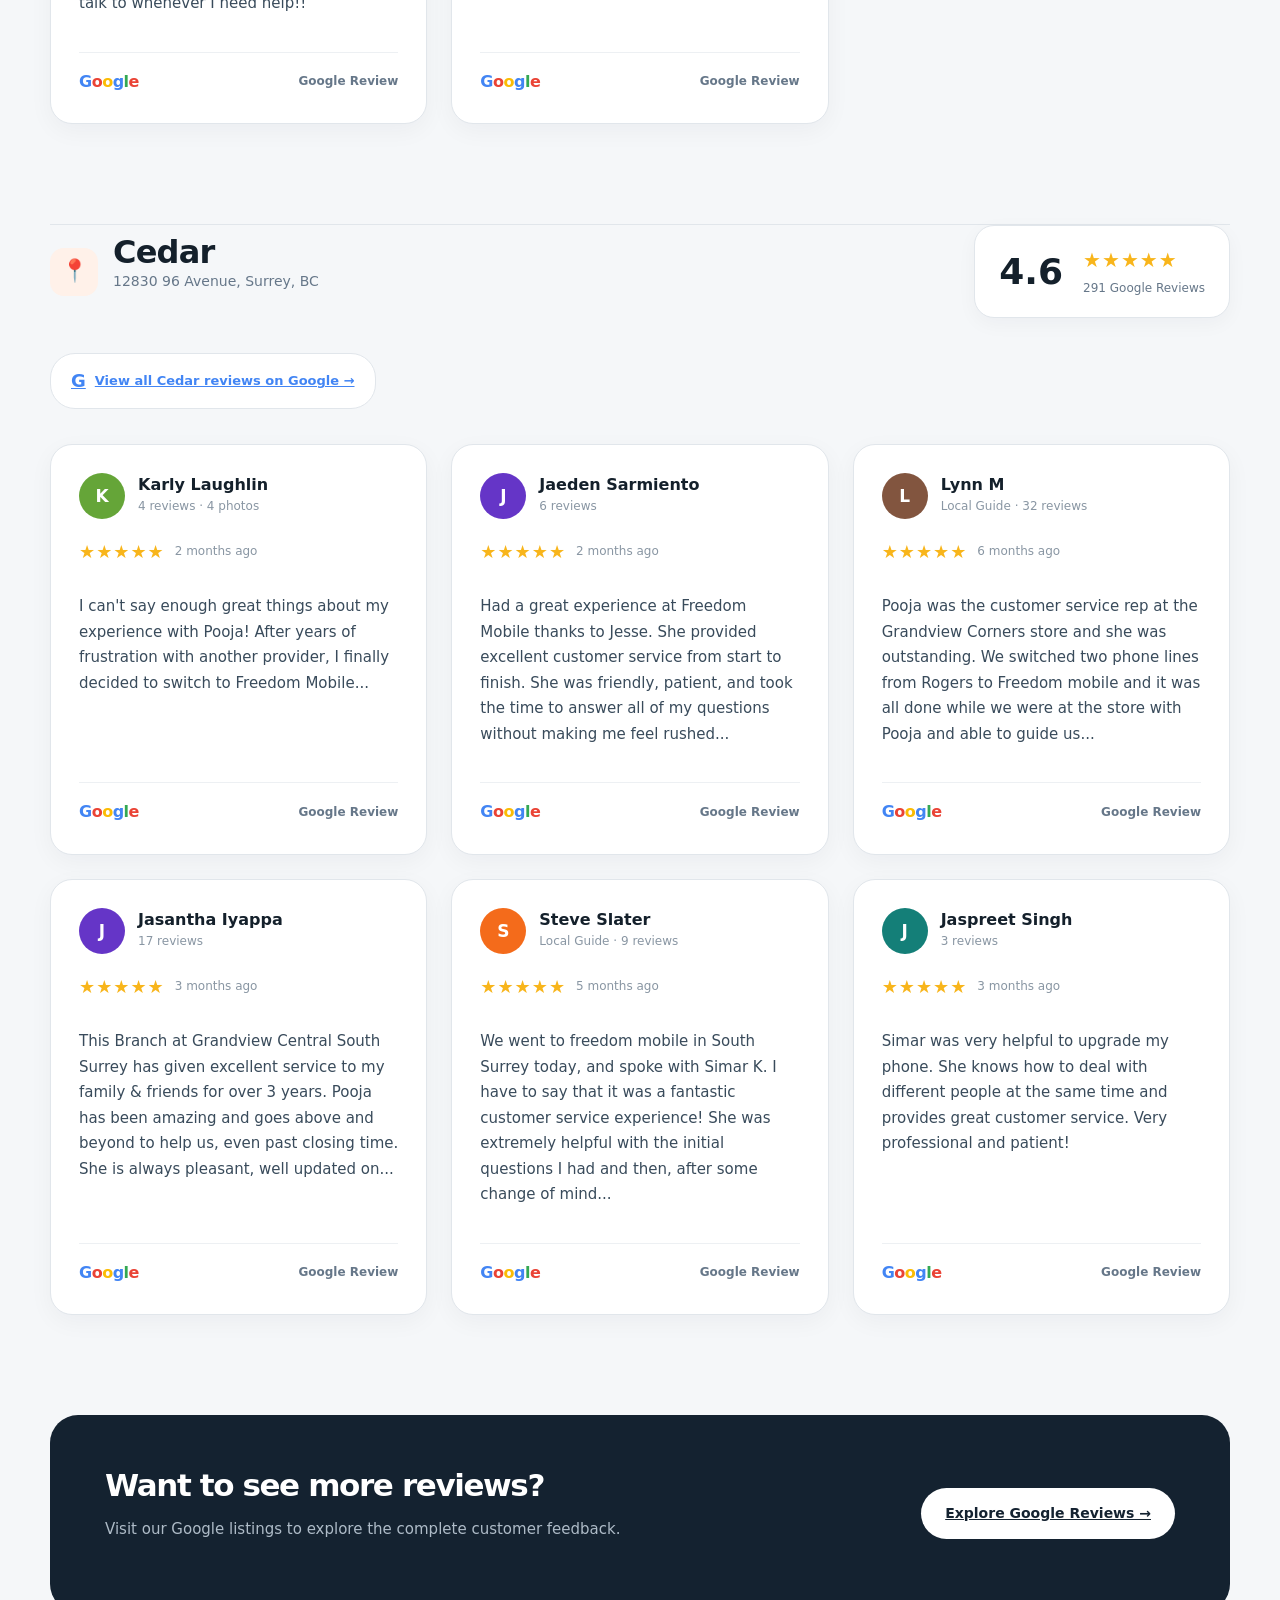
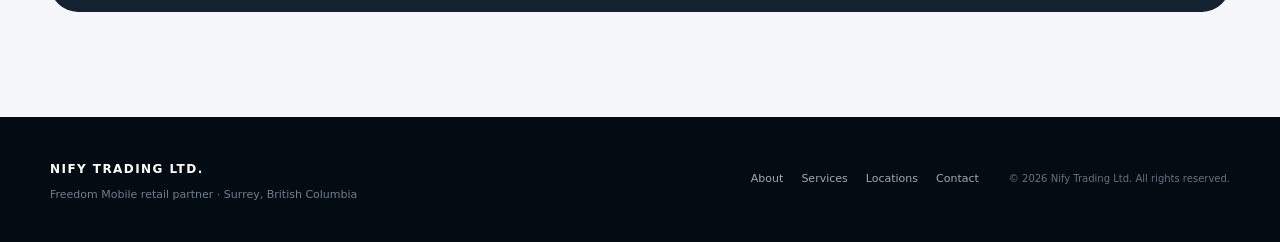
<file: reviews.html>
<!DOCTYPE html>
<html lang="en">
<head>
  <meta charset="UTF-8">
  <meta name="viewport" content="width=device-width, initial-scale=1.0">
  <meta name="description" content="Customer reviews for Nify Trading Ltd. retail locations in Surrey, British Columbia.">
  <meta name="theme-color" content="#07131f">
  <title>Reviews | Nify Trading Ltd.</title>
  <link rel="stylesheet" href="style.css">
  <style>

body.reviews-main {
  --review-navy: #142230;
  --review-orange: #ff641d;
  --review-orange-light: #fff1e9;
  --review-background: #f5f7f9;
  --review-white: #ffffff;
  --review-border: #e1e6eb;
  --review-text-light: #667789;
  --review-muted: #8996a3;
  --review-star: #f8b51b;
}

.reviews-main { background: var(--review-background); }

/* =========================================================
           MAIN
        ========================================================= */

        .reviews-page {
            width: min(var(--max), calc(100% - 40px));

            margin: auto;

            padding: 90px 0 105px;
        }


        /* =========================================================
           PAGE INTRO
        ========================================================= */

        .section-label {
            color: #60788d;

            font-size: 12px;
            font-weight: 800;

            letter-spacing: 2px;

            text-transform: uppercase;

            margin-bottom: 20px;
        }

        .intro {
            display: grid;

            grid-template-columns: 1.15fr 0.85fr;

            gap: 70px;

            align-items: end;

            margin-bottom: 75px;
        }

        .page-title {
            font-size: clamp(48px, 6vw, 76px);

            line-height: 0.98;

            letter-spacing: -3px;

            font-weight: 800;
        }

        .page-title span {
            color: var(--review-orange);
        }

        .intro-text {
            color: var(--review-text-light);

            font-size: 17px;

            line-height: 1.8;

            max-width: 540px;
        }


        /* =========================================================
           LOCATION SECTION
        ========================================================= */

        .location-section {
            margin-bottom: 100px;
        }


        /* =========================================================
           LOCATION HEADER
        ========================================================= */

        .location-header {
            display: flex;

            align-items: center;

            justify-content: space-between;

            gap: 40px;

            margin-bottom: 35px;
        }

        .location-heading {
            display: flex;

            align-items: center;

            gap: 15px;
        }

        .location-icon {
            width: 48px;
            height: 48px;

            border-radius: 14px;

            background: var(--review-orange-light);

            color: var(--review-orange);

            display: flex;
            align-items: center;
            justify-content: center;

            font-size: 22px;
        }

        .location-name {
            font-size: 32px;

            font-weight: 800;

            letter-spacing: -0.8px;
        }

        .location-address {
            color: var(--review-text-light);

            font-size: 14px;

            margin-top: 2px;
        }


        /* =========================================================
           RATING BOX
        ========================================================= */

        .location-rating {
            background: var(--review-white);

            border: 1px solid var(--review-border);

            border-radius: 20px;

            padding: 18px 24px;

            display: flex;

            align-items: center;

            gap: 20px;

            box-shadow:
                0 6px 20px rgba(20, 34, 48, 0.04);
        }

        .rating-number {
            font-size: 36px;

            line-height: 1;

            font-weight: 800;
        }

        .rating-stars {
            color: var(--review-star);

            font-size: 20px;

            letter-spacing: 1px;
        }

        .rating-count {
            color: var(--review-text-light);

            font-size: 12px;

            margin-top: 2px;
        }


        /* =========================================================
           GOOGLE BUTTON
        ========================================================= */

        .google-button {
            display: inline-flex;

            align-items: center;

            gap: 9px;

            margin-bottom: 35px;

            padding: 12px 20px;

            background: white;

            border: 1px solid var(--review-border);

            border-radius: 25px;

            color: #4285f4;

            font-size: 13px;

            font-weight: 700;

            transition: 0.2s ease;
        }

        .google-button:hover {
            background: var(--review-navy);

            border-color: var(--review-navy);

            color: white;

            transform: translateY(-2px);
        }

        .google-letter {
            font-size: 18px;

            font-weight: 800;
        }


        /* =========================================================
           REVIEWS GRID
        ========================================================= */

        .reviews-grid {
            display: grid;

            grid-template-columns:
                repeat(3, minmax(0, 1fr));

            gap: 24px;
        }


        /* =========================================================
           REVIEW CARD
        ========================================================= */

        .review-card {
            background: white;

            border: 1px solid var(--review-border);

            border-radius: 22px;

            padding: 28px;

            min-height: 305px;

            display: flex;

            flex-direction: column;

            box-shadow:
                0 7px 25px rgba(20, 34, 48, 0.045);

            transition:
                transform 0.25s ease,
                box-shadow 0.25s ease;
        }

        .review-card:hover {
            transform: translateY(-5px);

            box-shadow: var(--shadow);
        }


        /* =========================================================
           CUSTOMER
        ========================================================= */

        .review-top {
            display: flex;

            align-items: center;

            justify-content: space-between;

            margin-bottom: 18px;
        }

        .customer {
            display: flex;

            align-items: center;

            gap: 13px;
        }

        .avatar {
            width: 46px;
            height: 46px;

            border-radius: 50%;

            display: flex;
            align-items: center;
            justify-content: center;

            color: white;

            font-size: 17px;

            font-weight: 700;

            flex-shrink: 0;
        }

        .purple {
            background: #6535c7;
        }

        .blue {
            background: #168bc4;
        }

        .green {
            background: #65a538;
        }

        .orange {
            background: #f46b1b;
        }

        .red {
            background: #d94730;
        }

        .teal {
            background: #147f78;
        }

        .pink {
            background: #d43b77;
        }

        .brown {
            background: #82553f;
        }

        .customer-name {
            font-size: 16px;

            font-weight: 750;

            line-height: 1.2;
        }

        .customer-meta {
            color: var(--review-muted);

            font-size: 12px;

            margin-top: 3px;
        }


        /* =========================================================
           REVIEW TEXT
        ========================================================= */

        .review-rating {
            display: flex;

            align-items: center;

            gap: 10px;

            margin-bottom: 13px;
        }

        .stars {
            color: var(--review-star);

            font-size: 18px;

            letter-spacing: 1px;
        }

        .review-date {
            color: var(--review-muted);

            font-size: 12px;
        }

        .review-text {
            color: #394b5b;

            font-size: 15px;

            line-height: 1.7;

            flex-grow: 1;
        }


        /* =========================================================
           REVIEW FOOTER
        ========================================================= */

        .review-footer {
            display: flex;

            align-items: center;

            justify-content: space-between;

            border-top: 1px solid #edf0f3;

            padding-top: 16px;

            margin-top: 20px;
        }

        .google-word {
            font-size: 16px;

            font-weight: 800;

            letter-spacing: -0.5px;
        }

        .g-blue {
            color: #4285f4;
        }

        .g-red {
            color: #ea4335;
        }

        .g-yellow {
            color: #fbbc05;
        }

        .g-green {
            color: #34a853;
        }

        .view-google {
            color: var(--review-text-light);

            font-size: 12px;

            font-weight: 650;
        }

        .view-google:hover {
            color: var(--review-orange);
        }


        /* =========================================================
           DIVIDER
        ========================================================= */

        .location-divider {
            height: 1px;

            background: var(--review-border);

            margin-top: 100px;
        }


        /* =========================================================
           FINAL CTA
        ========================================================= */

        .final-cta {
            background: var(--review-navy);

            border-radius: 28px;

            padding: 55px;

            display: flex;

            align-items: center;

            justify-content: space-between;

            gap: 40px;

            margin-top: 20px;
        }

        .final-cta h2 {
            color: white;

            font-size: 31px;

            margin-bottom: 8px;
        }

        .final-cta p {
            color: #aebbc7;

            font-size: 15px;
        }

        .final-button {
            background: white;

            color: var(--review-navy);

            padding: 14px 24px;

            border-radius: 30px;

            font-size: 14px;

            font-weight: 750;

            white-space: nowrap;

            transition: 0.2s ease;
        }

        .final-button:hover {
            background: var(--review-orange);

            color: white;
        }


        /* =========================================================
           RESPONSIVE
        ========================================================= */

        @media (max-width: 1100px) {
.intro {
                grid-template-columns: 1fr;

                gap: 25px;
            }

            .reviews-grid {
                grid-template-columns:
                    repeat(2, minmax(0, 1fr));
            }
        }


        @media (max-width: 750px) {
.reviews-page {
                width: min(var(--max), calc(100% - 28px));

                padding-top: 65px;
            }

            .page-title {
                font-size: 48px;

                letter-spacing: -2px;
            }

            .location-header {
                flex-direction: column;

                align-items: flex-start;
            }

            .location-rating {
                width: 100%;
            }

            .reviews-grid {
                grid-template-columns: 1fr;
            }

            .review-card {
                min-height: auto;
            }

            .final-cta {
                flex-direction: column;

                align-items: flex-start;

                padding: 35px 25px;
            }

            .final-cta h2 {
                font-size: 25px;
            }
        }

    
  </style>
</head>
<body class="reviews-main">

<header class="site-header">
  <div class="container nav-wrap">
    <a class="brand" href="index.html" aria-label="Nify Trading home">
      <img src="images/Logo.png" alt="Nify Trading Ltd.">
      <span>
        <strong>NIFY TRADING</strong>
        <small>FREEDOM MOBILE RETAIL PARTNER</small>
      </span>
    </a>
    <button class="menu-toggle" aria-label="Open navigation" aria-expanded="false">☰</button>
    <nav class="nav" aria-label="Primary navigation">
      <a href="about.html">About</a>
      <a href="services.html">Services</a>
      <a href="locations.html">Locations</a>
      <a href="promotions.html">Promotions</a>
      <a href="reviews.html">Reviews</a>
      <a href="careers.html">Careers</a>
      <a href="contact.html" class="nav-cta">Contact</a>
    </nav>
  </div>
</header>

<main class="reviews-page">


    <!-- =====================================================
         INTRO
    ====================================================== -->

    <div class="section-label">
        07 / CUSTOMER EXPERIENCE
    </div>


    <section class="intro">

        <h1 class="page-title">
            What our customers<br>
            <span>say.</span>
        </h1>


        <p class="intro-text">

            Every store has its own customers, team and
            experiences. Explore genuine feedback from
            customers who have visited our locations.

        </p>

    </section>



    <!-- =====================================================
         FLEETWOOD
    ====================================================== -->

    <section class="location-section">


        <div class="location-header">

            <div>

                <div class="location-heading">

                    <div class="location-icon">
                        📍
                    </div>

                    <div>

                        <h2 class="location-name">
                            Fleetwood
                        </h2>

                        <p class="location-address">
                            15180 Fraser Hwy, Surrey, BC V3R 3P1
                        </p>

                    </div>

                </div>

            </div>


            <div class="location-rating">

                <div class="rating-number">
                    4.4
                </div>

                <div>

                    <div class="rating-stars">
                        ★★★★★
                    </div>

                    <div class="rating-count">
                        126 Google Reviews
                    </div>

                </div>

            </div>

        </div>


        <!-- Google link supplied by user -->

        <a
            href="https://www.google.com/search?q=freedom+mobile+152+fraser+highway"
            target="_blank"
            rel="noopener noreferrer"
            class="google-button"
        >

            <span class="google-letter">
                G
            </span>

            View all Fleetwood reviews on Google →

        </a>


        <div class="reviews-grid">


            <!-- Albina -->

            <article class="review-card">

                <div class="review-top">

                    <div class="customer">

                        <div class="avatar purple">
                            A
                        </div>

                        <div>

                            <div class="customer-name">
                                Albina Yousufzai
                            </div>

                            <div class="customer-meta">
                                1 review
                            </div>

                        </div>

                    </div>

                </div>


                <div class="review-rating">

                    <span class="stars">
                        ★★★★★
                    </span>

                    <span class="review-date">
                        3 months ago
                    </span>

                </div>


                <p class="review-text">
                    I had a wonderful experience at Freedom
                    Mobile thanks to Simar. She was extremely
                    professional, patient, and kind throughout
                    our visit. She took the time to explain
                    everything clearly and helped us find the
                    best option for our needs...
                </p>


                <div class="review-footer">

                    <span class="google-word">
                        <span class="g-blue">G</span><span class="g-red">o</span><span class="g-yellow">o</span><span class="g-blue">g</span><span class="g-green">l</span><span class="g-red">e</span>
                    </span>

                    <span class="view-google">
                        Google Review
                    </span>

                </div>

            </article>



            <!-- Daniela -->

            <article class="review-card">

                <div class="review-top">

                    <div class="customer">

                        <div class="avatar pink">
                            D
                        </div>

                        <div>

                            <div class="customer-name">
                                Daniela Cruz
                            </div>

                            <div class="customer-meta">
                                2 reviews · 1 photo
                            </div>

                        </div>

                    </div>

                </div>


                <div class="review-rating">

                    <span class="stars">
                        ★★★★★
                    </span>

                    <span class="review-date">
                        3 months ago
                    </span>

                </div>


                <p class="review-text">
                    Great experience! I upgraded my phone,
                    and the staff were incredibly kind, patient,
                    and helpful throughout the process. They
                    helped me transfer everything from my old
                    phone to my new one and explained everything
                    clearly...
                </p>


                <div class="review-footer">

                    <span class="google-word">
                        <span class="g-blue">G</span><span class="g-red">o</span><span class="g-yellow">o</span><span class="g-blue">g</span><span class="g-green">l</span><span class="g-red">e</span>
                    </span>

                    <span class="view-google">
                        Google Review
                    </span>

                </div>

            </article>



            <!-- Maryam -->

            <article class="review-card">

                <div class="review-top">

                    <div class="customer">

                        <div class="avatar blue">
                            M
                        </div>

                        <div>

                            <div class="customer-name">
                                Maryam Srosh
                            </div>

                            <div class="customer-meta">
                                4 reviews
                            </div>

                        </div>

                    </div>

                </div>


                <div class="review-rating">

                    <span class="stars">
                        ★★★★★
                    </span>

                    <span class="review-date">
                        3 months ago
                    </span>

                </div>


                <p class="review-text">
                    We recently visited Freedom Mobile and had
                    the pleasure of being helped by Simar. She was
                    incredibly kind, patient, and knowledgeable
                    throughout the experience...
                </p>


                <div class="review-footer">

                    <span class="google-word">
                        <span class="g-blue">G</span><span class="g-red">o</span><span class="g-yellow">o</span><span class="g-blue">g</span><span class="g-green">l</span><span class="g-red">e</span>
                    </span>

                    <span class="view-google">
                        Google Review
                    </span>

                </div>

            </article>



            <!-- Helen -->

            <article class="review-card">

                <div class="review-top">

                    <div class="customer">

                        <div class="avatar purple">
                            H
                        </div>

                        <div>

                            <div class="customer-name">
                                Helen Peng
                            </div>

                            <div class="customer-meta">
                                3 reviews
                            </div>

                        </div>

                    </div>

                </div>


                <div class="review-rating">

                    <span class="stars">
                        ★★★★★
                    </span>

                    <span class="review-date">
                        a month ago
                    </span>

                </div>


                <p class="review-text">
                    I had a great experience here today. Jessi
                    was extremely knowledgeable and patient,
                    helping me choose the best phone plan and
                    setting everything up. Excellent customer
                    service!
                </p>


                <div class="review-footer">

                    <span class="google-word">
                        <span class="g-blue">G</span><span class="g-red">o</span><span class="g-yellow">o</span><span class="g-blue">g</span><span class="g-green">l</span><span class="g-red">e</span>
                    </span>

                    <span class="view-google">
                        Google Review
                    </span>

                </div>

            </article>



            <!-- Mohit -->

            <article class="review-card">

                <div class="review-top">

                    <div class="customer">

                        <div class="avatar purple">
                            M
                        </div>

                        <div>

                            <div class="customer-name">
                                Mohit Sharma
                            </div>

                            <div class="customer-meta">
                                2 reviews
                            </div>

                        </div>

                    </div>

                </div>


                <div class="review-rating">

                    <span class="stars">
                        ★★★★★
                    </span>

                    <span class="review-date">
                        3 months ago
                    </span>

                </div>


                <p class="review-text">
                    I had a great experience with Simar at
                    Freedom Mobile. She was friendly, patient,
                    and very helpful in answering all my
                    questions. Really appreciate her excellent
                    customer service.
                </p>


                <div class="review-footer">

                    <span class="google-word">
                        <span class="g-blue">G</span><span class="g-red">o</span><span class="g-yellow">o</span><span class="g-blue">g</span><span class="g-green">l</span><span class="g-red">e</span>
                    </span>

                    <span class="view-google">
                        Google Review
                    </span>

                </div>

            </article>



            <!-- Farhad -->

            <article class="review-card">

                <div class="review-top">

                    <div class="customer">

                        <div class="avatar orange">
                            F
                        </div>

                        <div>

                            <div class="customer-name">
                                Farhad
                            </div>

                            <div class="customer-meta">
                                Local Guide · 277 reviews · 811 photos
                            </div>

                        </div>

                    </div>

                </div>


                <div class="review-rating">

                    <span class="stars">
                        ★★★★★
                    </span>

                    <span class="review-date">
                        5 months ago
                    </span>

                </div>


                <p class="review-text">
                    I went in just before Christmas, early
                    Boxing Day sale. Lady who helped me was
                    very good, got the phone I wanted, helped
                    me wipe my old phone and set up my new
                    phone. 5 out of 5 for service!
                </p>


                <div class="review-footer">

                    <span class="google-word">
                        <span class="g-blue">G</span><span class="g-red">o</span><span class="g-yellow">o</span><span class="g-blue">g</span><span class="g-green">l</span><span class="g-red">e</span>
                    </span>

                    <span class="view-google">
                        Google Review
                    </span>

                </div>

            </article>


        </div>

    </section>



    <div class="location-divider"></div>



    <!-- =====================================================
         SOUTH SURREY
    ====================================================== -->

    <section class="location-section">


        <div class="location-header">

            <div class="location-heading">

                <div class="location-icon">
                    📍
                </div>

                <div>

                    <h2 class="location-name">
                        South Surrey
                    </h2>

                    <p class="location-address">
                        Grandview Central Shopping Centre · 24 Avenue #160
                    </p>

                </div>

            </div>


            <div class="location-rating">

                <div class="rating-number">
                    4.6
                </div>

                <div>

                    <div class="rating-stars">
                        ★★★★★
                    </div>

                    <div class="rating-count">
                        285 Google Reviews
                    </div>

                </div>

            </div>

        </div>


        <a
            href="https://www.google.com/search?q=Freedom+Mobile%2C+Grandview+Central+Shopping+Centre%2C+24+Avenue+%23160%2C+Surrey%2C+BC"
            target="_blank"
            rel="noopener noreferrer"
            class="google-button"
        >

            <span class="google-letter">
                G
            </span>

            View all South Surrey reviews on Google →

        </a>


        <div class="reviews-grid">


            <!-- Yasmin -->

            <article class="review-card">

                <div class="review-top">

                    <div class="customer">

                        <div class="avatar purple">
                            Y
                        </div>

                        <div>

                            <div class="customer-name">
                                Yasmin Mobin
                            </div>

                            <div class="customer-meta">
                                1 review
                            </div>

                        </div>

                    </div>

                </div>


                <div class="review-rating">

                    <span class="stars">
                        ★★★★★
                    </span>

                    <span class="review-date">
                        9 months ago
                    </span>

                </div>


                <p class="review-text">
                    Have the best service with Mehak all the
                    time whenever we come to this location.
                    She is extremely helpful always. Her
                    personality is so appealing. I would always
                    recommend anyone who needs good and fast
                    service please do see Mehak.
                </p>


                <div class="review-footer">

                    <span class="google-word">
                        <span class="g-blue">G</span><span class="g-red">o</span><span class="g-yellow">o</span><span class="g-blue">g</span><span class="g-green">l</span><span class="g-red">e</span>
                    </span>

                    <span class="view-google">
                        Google Review
                    </span>

                </div>

            </article>



            <!-- Asmin -->

            <article class="review-card">

                <div class="review-top">

                    <div class="customer">

                        <div class="avatar green">
                            A
                        </div>

                        <div>

                            <div class="customer-name">
                                asmin bano
                            </div>

                            <div class="customer-meta">
                                2 reviews
                            </div>

                        </div>

                    </div>

                </div>


                <div class="review-rating">

                    <span class="stars">
                        ★★★★★
                    </span>

                    <span class="review-date">
                        a month ago
                    </span>

                </div>


                <p class="review-text">
                    Store service is great. We are coming here
                    from last 5 years, we are really happy.
                </p>


                <div class="review-footer">

                    <span class="google-word">
                        <span class="g-blue">G</span><span class="g-red">o</span><span class="g-yellow">o</span><span class="g-blue">g</span><span class="g-green">l</span><span class="g-red">e</span>
                    </span>

                    <span class="view-google">
                        Google Review
                    </span>

                </div>

            </article>



            <!-- Tiger -->

            <article class="review-card">

                <div class="review-top">

                    <div class="customer">

                        <div class="avatar blue">
                            T
                        </div>

                        <div>

                            <div class="customer-name">
                                Tiger Danyliw
                            </div>

                            <div class="customer-meta">
                                3 reviews
                            </div>

                        </div>

                    </div>

                </div>


                <div class="review-rating">

                    <span class="stars">
                        ★★★★★
                    </span>

                    <span class="review-date">
                        3 months ago
                    </span>

                </div>


                <p class="review-text">
                    Awesome service Mehak! Thanks for all your
                    help!
                </p>


                <div class="review-footer">

                    <span class="google-word">
                        <span class="g-blue">G</span><span class="g-red">o</span><span class="g-yellow">o</span><span class="g-blue">g</span><span class="g-green">l</span><span class="g-red">e</span>
                    </span>

                    <span class="view-google">
                        Google Review
                    </span>

                </div>

            </article>



            <!-- Vinay -->

            <article class="review-card">

                <div class="review-top">

                    <div class="customer">

                        <div class="avatar blue">
                            V
                        </div>

                        <div>

                            <div class="customer-name">
                                Vinay kaushik
                            </div>

                            <div class="customer-meta">
                                12 reviews
                            </div>

                        </div>

                    </div>

                </div>


                <div class="review-rating">

                    <span class="stars">
                        ★★★★★
                    </span>

                    <span class="review-date">
                        11 months ago
                    </span>

                </div>


                <p class="review-text">
                    I visited last week, and Dhruv gave me a
                    great deal on the iPhone 17 Pro. The
                    customer service was excellent!
                </p>


                <div class="review-footer">

                    <span class="google-word">
                        <span class="g-blue">G</span><span class="g-red">o</span><span class="g-yellow">o</span><span class="g-blue">g</span><span class="g-green">l</span><span class="g-red">e</span>
                    </span>

                    <span class="view-google">
                        Google Review
                    </span>

                </div>

            </article>



            <!-- Joie -->

            <article class="review-card">

                <div class="review-top">

                    <div class="customer">

                        <div class="avatar red">
                            J
                        </div>

                        <div>

                            <div class="customer-name">
                                Joie Abunda
                            </div>

                            <div class="customer-meta">
                                8 reviews
                            </div>

                        </div>

                    </div>

                </div>


                <div class="review-rating">

                    <span class="stars">
                        ★★★★★
                    </span>

                    <span class="review-date">
                        9 months ago
                    </span>

                </div>


                <p class="review-text">
                    Very helpful. They take time to help
                    customer so I don't mind waiting for my
                    turn. In return, they are taking time to
                    help me with my needs and inquiry.
                    Jennifer is very good in helping customer.
                </p>


                <div class="review-footer">

                    <span class="google-word">
                        <span class="g-blue">G</span><span class="g-red">o</span><span class="g-yellow">o</span><span class="g-blue">g</span><span class="g-green">l</span><span class="g-red">e</span>
                    </span>

                    <span class="view-google">
                        Google Review
                    </span>

                </div>

            </article>



            <!-- Gurvinder -->

            <article class="review-card">

                <div class="review-top">

                    <div class="customer">

                        <div class="avatar orange">
                            G
                        </div>

                        <div>

                            <div class="customer-name">
                                Gurvinder Singh
                            </div>

                            <div class="customer-meta">
                                4 reviews · 2 photos
                            </div>

                        </div>

                    </div>

                </div>


                <div class="review-rating">

                    <span class="stars">
                        ★★★★★
                    </span>

                    <span class="review-date">
                        11 months ago
                    </span>

                </div>


                <p class="review-text">
                    Excellent service and gave me best deal.
                    Also, provided me extra service as well
                    including setting up my new phone and
                    transferring data! Thanks to Simar she is
                    so nice and she have very beautiful smile!!!
                    Recommend visiting to this store!!
                </p>


                <div class="review-footer">

                    <span class="google-word">
                        <span class="g-blue">G</span><span class="g-red">o</span><span class="g-yellow">o</span><span class="g-blue">g</span><span class="g-green">l</span><span class="g-red">e</span>
                    </span>

                    <span class="view-google">
                        Google Review
                    </span>

                </div>

            </article>



            <!-- Trimkeshwar -->

            <article class="review-card">

                <div class="review-top">

                    <div class="customer">

                        <div class="avatar orange">
                            T
                        </div>

                        <div>

                            <div class="customer-name">
                                Trimbkeshwar Mittal
                            </div>

                            <div class="customer-meta">
                                2 reviews
                            </div>

                        </div>

                    </div>

                </div>


                <div class="review-rating">

                    <span class="stars">
                        ★★★★★
                    </span>

                    <span class="review-date">
                        11 months ago
                    </span>

                </div>


                <p class="review-text">
                    I've had a really good experience with
                    them. The plans are fair and actually save
                    me money. Coverage has been solid wherever
                    I go, and the data works great. The staff
                    are super friendly and easy to talk to
                    whenever I need help!!
                </p>


                <div class="review-footer">

                    <span class="google-word">
                        <span class="g-blue">G</span><span class="g-red">o</span><span class="g-yellow">o</span><span class="g-blue">g</span><span class="g-green">l</span><span class="g-red">e</span>
                    </span>

                    <span class="view-google">
                        Google Review
                    </span>

                </div>

            </article>



            <!-- Anmol -->

            <article class="review-card">

                <div class="review-top">

                    <div class="customer">

                        <div class="avatar red">
                            A
                        </div>

                        <div>

                            <div class="customer-name">
                                Anmol Rattan Gupta
                            </div>

                            <div class="customer-meta">
                                9 reviews · 1 photo
                            </div>

                        </div>

                    </div>

                </div>


                <div class="review-rating">

                    <span class="stars">
                        ★★★★★
                    </span>

                    <span class="review-date">
                        5 months ago
                    </span>

                </div>


                <p class="review-text">
                    Thankyou Mehak for the amazing service.
                    I am definitely going to refer my friends
                    to you. Keep doing the great work.
                    👍 👍 👍
                </p>


                <div class="review-footer">

                    <span class="google-word">
                        <span class="g-blue">G</span><span class="g-red">o</span><span class="g-yellow">o</span><span class="g-blue">g</span><span class="g-green">l</span><span class="g-red">e</span>
                    </span>

                    <span class="view-google">
                        Google Review
                    </span>

                </div>

            </article>

        </div>

    </section>



    <div class="location-divider"></div>



    <!-- =====================================================
         CEDAR
    ====================================================== -->

    <section class="location-section">


        <div class="location-header">

            <div class="location-heading">

                <div class="location-icon">
                    📍
                </div>

                <div>

                    <h2 class="location-name">
                        Cedar
                    </h2>

                    <p class="location-address">
                        12830 96 Avenue, Surrey, BC
                    </p>

                </div>

            </div>


            <div class="location-rating">

                <div class="rating-number">
                    4.6
                </div>

                <div>

                    <div class="rating-stars">
                        ★★★★★
                    </div>

                    <div class="rating-count">
                        291 Google Reviews
                    </div>

                </div>

            </div>

        </div>


        <a
            href="https://www.google.com/search?q=Freedom+Mobile%2C+12830+96+Avenue%2C+Surrey%2C+BC"
            target="_blank"
            rel="noopener noreferrer"
            class="google-button"
        >

            <span class="google-letter">
                G
            </span>

            View all Cedar reviews on Google →

        </a>


        <div class="reviews-grid">


            <!-- Karly -->

            <article class="review-card">

                <div class="review-top">

                    <div class="customer">

                        <div class="avatar green">
                            K
                        </div>

                        <div>

                            <div class="customer-name">
                                Karly Laughlin
                            </div>

                            <div class="customer-meta">
                                4 reviews · 4 photos
                            </div>

                        </div>

                    </div>

                </div>


                <div class="review-rating">

                    <span class="stars">
                        ★★★★★
                    </span>

                    <span class="review-date">
                        2 months ago
                    </span>

                </div>


                <p class="review-text">
                    I can't say enough great things about my
                    experience with Pooja! After years of
                    frustration with another provider, I finally
                    decided to switch to Freedom Mobile...
                </p>


                <div class="review-footer">

                    <span class="google-word">
                        <span class="g-blue">G</span><span class="g-red">o</span><span class="g-yellow">o</span><span class="g-blue">g</span><span class="g-green">l</span><span class="g-red">e</span>
                    </span>

                    <span class="view-google">
                        Google Review
                    </span>

                </div>

            </article>



            <!-- Jaeden -->

            <article class="review-card">

                <div class="review-top">

                    <div class="customer">

                        <div class="avatar purple">
                            J
                        </div>

                        <div>

                            <div class="customer-name">
                                Jaeden Sarmiento
                            </div>

                            <div class="customer-meta">
                                6 reviews
                            </div>

                        </div>

                    </div>

                </div>


                <div class="review-rating">

                    <span class="stars">
                        ★★★★★
                    </span>

                    <span class="review-date">
                        2 months ago
                    </span>

                </div>


                <p class="review-text">
                    Had a great experience at Freedom Mobile
                    thanks to Jesse. She provided excellent
                    customer service from start to finish.
                    She was friendly, patient, and took the
                    time to answer all of my questions without
                    making me feel rushed...
                </p>


                <div class="review-footer">

                    <span class="google-word">
                        <span class="g-blue">G</span><span class="g-red">o</span><span class="g-yellow">o</span><span class="g-blue">g</span><span class="g-green">l</span><span class="g-red">e</span>
                    </span>

                    <span class="view-google">
                        Google Review
                    </span>

                </div>

            </article>



            <!-- Lynn -->

            <article class="review-card">

                <div class="review-top">

                    <div class="customer">

                        <div class="avatar brown">
                            L
                        </div>

                        <div>

                            <div class="customer-name">
                                Lynn M
                            </div>

                            <div class="customer-meta">
                                Local Guide · 32 reviews
                            </div>

                        </div>

                    </div>

                </div>


                <div class="review-rating">

                    <span class="stars">
                        ★★★★★
                    </span>

                    <span class="review-date">
                        6 months ago
                    </span>

                </div>


                <p class="review-text">
                    Pooja was the customer service rep at the
                    Grandview Corners store and she was
                    outstanding. We switched two phone lines
                    from Rogers to Freedom mobile and it was
                    all done while we were at the store with
                    Pooja and able to guide us...
                </p>


                <div class="review-footer">

                    <span class="google-word">
                        <span class="g-blue">G</span><span class="g-red">o</span><span class="g-yellow">o</span><span class="g-blue">g</span><span class="g-green">l</span><span class="g-red">e</span>
                    </span>

                    <span class="view-google">
                        Google Review
                    </span>

                </div>

            </article>



            <!-- Jasanta -->

            <article class="review-card">

                <div class="review-top">

                    <div class="customer">

                        <div class="avatar purple">
                            J
                        </div>

                        <div>

                            <div class="customer-name">
                                Jasantha Iyappa
                            </div>

                            <div class="customer-meta">
                                17 reviews
                            </div>

                        </div>

                    </div>

                </div>


                <div class="review-rating">

                    <span class="stars">
                        ★★★★★
                    </span>

                    <span class="review-date">
                        3 months ago
                    </span>

                </div>


                <p class="review-text">
                    This Branch at Grandview Central South
                    Surrey has given excellent service to my
                    family & friends for over 3 years. Pooja has
                    been amazing and goes above and beyond
                    to help us, even past closing time. She is
                    always pleasant, well updated on...
                </p>


                <div class="review-footer">

                    <span class="google-word">
                        <span class="g-blue">G</span><span class="g-red">o</span><span class="g-yellow">o</span><span class="g-blue">g</span><span class="g-green">l</span><span class="g-red">e</span>
                    </span>

                    <span class="view-google">
                        Google Review
                    </span>

                </div>

            </article>



            <!-- Steve -->

            <article class="review-card">

                <div class="review-top">

                    <div class="customer">

                        <div class="avatar orange">
                            S
                        </div>

                        <div>

                            <div class="customer-name">
                                Steve Slater
                            </div>

                            <div class="customer-meta">
                                Local Guide · 9 reviews
                            </div>

                        </div>

                    </div>

                </div>


                <div class="review-rating">

                    <span class="stars">
                        ★★★★★
                    </span>

                    <span class="review-date">
                        5 months ago
                    </span>

                </div>


                <p class="review-text">
                    We went to freedom mobile in South Surrey
                    today, and spoke with Simar K. I have to say
                    that it was a fantastic customer service
                    experience! She was extremely helpful with
                    the initial questions I had and then, after
                    some change of mind...
                </p>


                <div class="review-footer">

                    <span class="google-word">
                        <span class="g-blue">G</span><span class="g-red">o</span><span class="g-yellow">o</span><span class="g-blue">g</span><span class="g-green">l</span><span class="g-red">e</span>
                    </span>

                    <span class="view-google">
                        Google Review
                    </span>

                </div>

            </article>



            <!-- Jaspreet -->

            <article class="review-card">

                <div class="review-top">

                    <div class="customer">

                        <div class="avatar teal">
                            J
                        </div>

                        <div>

                            <div class="customer-name">
                                Jaspreet Singh
                            </div>

                            <div class="customer-meta">
                                3 reviews
                            </div>

                        </div>

                    </div>

                </div>


                <div class="review-rating">

                    <span class="stars">
                        ★★★★★
                    </span>

                    <span class="review-date">
                        3 months ago
                    </span>

                </div>


                <p class="review-text">
                    Simar was very helpful to upgrade my phone.
                    She knows how to deal with different people
                    at the same time and provides great customer
                    service. Very professional and patient!
                </p>


                <div class="review-footer">

                    <span class="google-word">
                        <span class="g-blue">G</span><span class="g-red">o</span><span class="g-yellow">o</span><span class="g-blue">g</span><span class="g-green">l</span><span class="g-red">e</span>
                    </span>

                    <span class="view-google">
                        Google Review
                    </span>

                </div>

            </article>

        </div>

    </section>



    <!-- =====================================================
         FINAL CTA
    ====================================================== -->

    <section class="final-cta">

        <div>

            <h2>
                Want to see more reviews?
            </h2>

            <p>
                Visit our Google listings to explore
                the complete customer feedback.
            </p>

        </div>


        <a
            href="https://www.google.com/search?q=freedom+mobile+152+fraser+highway"
            target="_blank"
            rel="noopener noreferrer"
            class="final-button"
        >
            Explore Google Reviews →
        </a>

    </section>


</main>

<footer class="footer">
  <div class="container footer-inner">
    <div>
      <strong>NIFY TRADING LTD.</strong>
      <p>Freedom Mobile retail partner · Surrey, British Columbia</p>
    </div>
    <div class="footer-links">
      <a href="about.html">About</a>
      <a href="services.html">Services</a>
      <a href="locations.html">Locations</a>
      <a href="contact.html">Contact</a>
    </div>
    <small>© <span id="year"></span> Nify Trading Ltd. All rights reserved.</small>
  </div>
</footer>
<script src="script.js"></script>
</body>
</html>
</file>
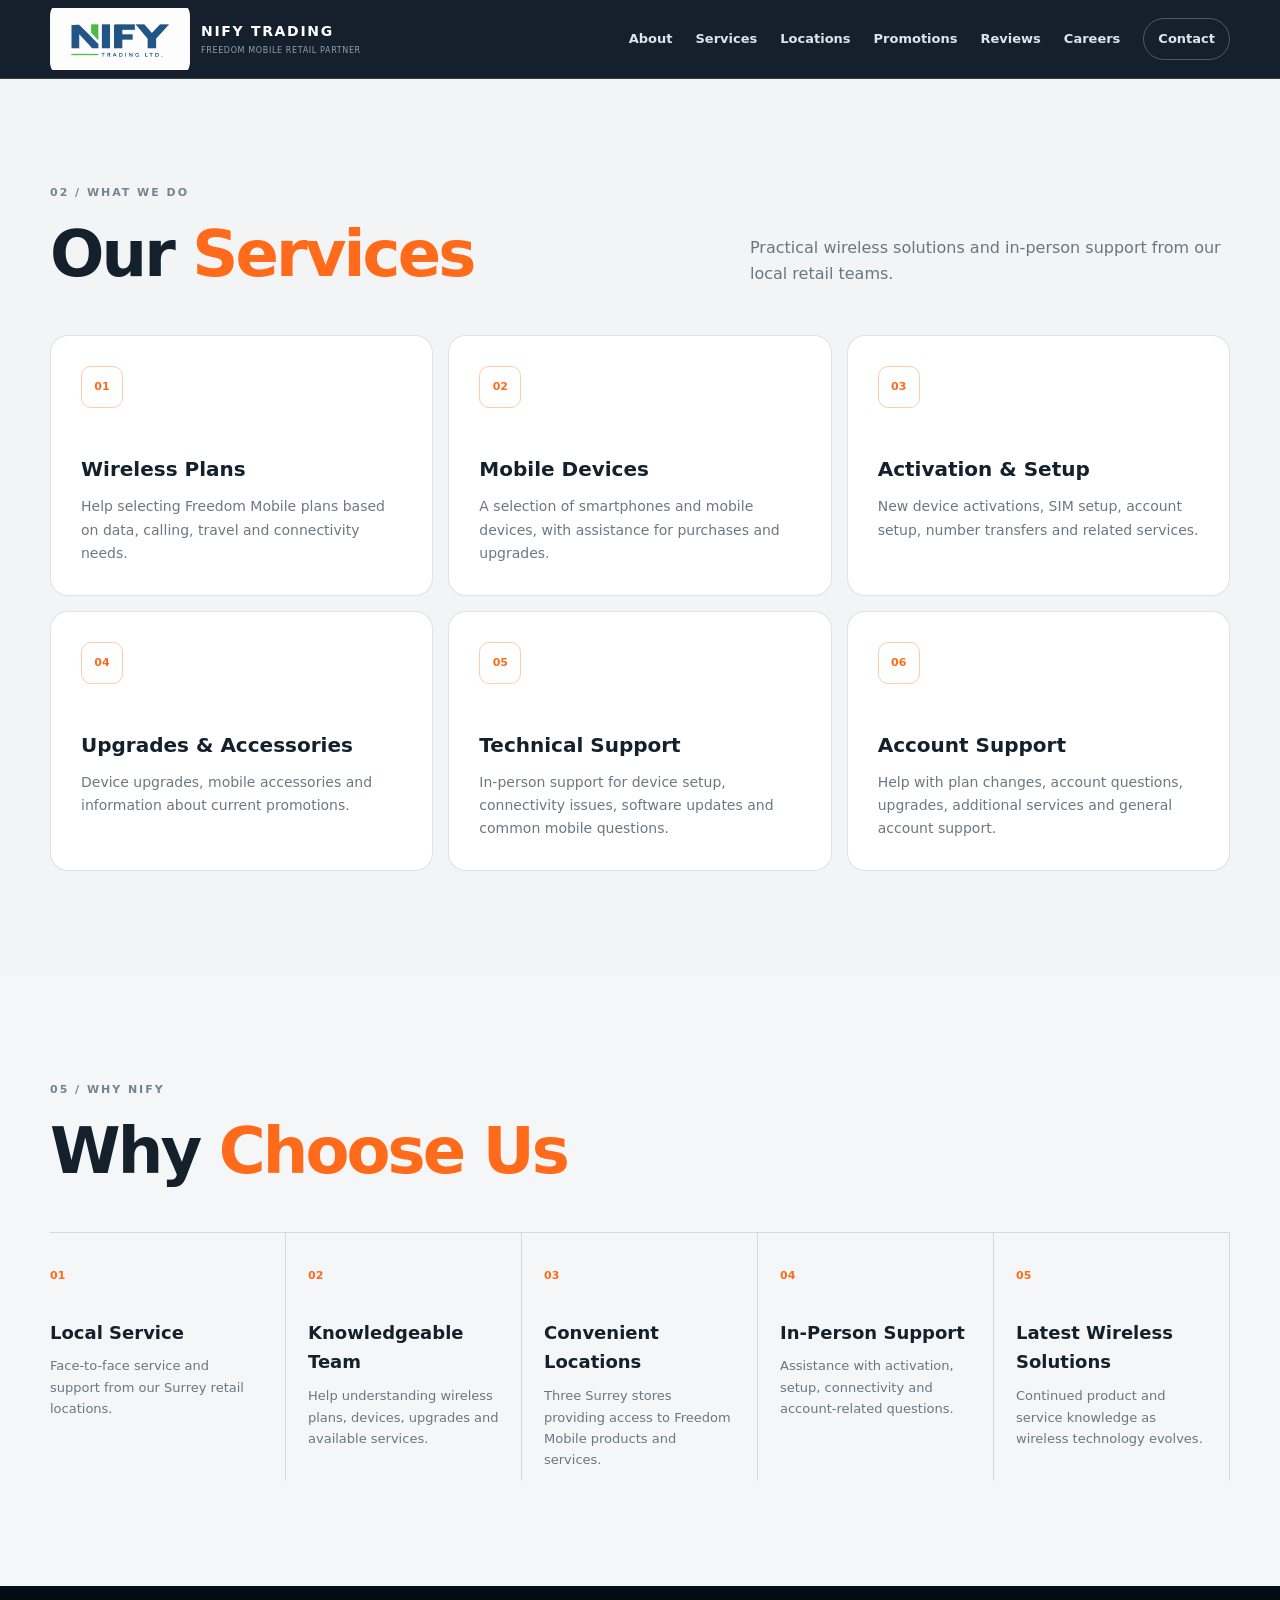
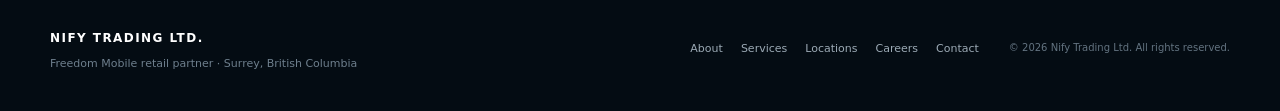
<file: services.html>
<!DOCTYPE html>
<html lang="en">
<head>
  <meta charset="UTF-8">
  <meta name="viewport" content="width=device-width, initial-scale=1.0">
  <meta name="description" content="Nify Trading Ltd. — Freedom Mobile retail partner serving Surrey, British Columbia. Wireless plans, mobile devices, activations, upgrades and in-person support.">
  <meta name="theme-color" content="#07131f">
  <title>Services | Nify Trading Ltd.</title>
  <link rel="stylesheet" href="style.css">
</head>
<body>
<header class="site-header">
  <div class="container nav-wrap">
    <a class="brand" href="index.html" aria-label="Nify Trading home">
      <img src="images/Logo.png" alt="Nify Trading Ltd.">
      <span>
        <strong>NIFY TRADING</strong>
        <small>FREEDOM MOBILE RETAIL PARTNER</small>
      </span>
    </a>
    <button class="menu-toggle" aria-label="Open navigation" aria-expanded="false">☰</button>
    <nav class="nav" aria-label="Primary navigation">
      <a href="about.html">About</a>
      <a href="services.html">Services</a>
      <a href="locations.html">Locations</a>
      <a href="promotions.html">Promotions</a>
      <a href="reviews.html">Reviews</a>
      <a href="careers.html">Careers</a>
      <a href="contact.html" class="nav-cta">Contact</a>
    </nav>
  </div>
</header>
<main>
<section id="services" class="section services-section">
      <div class="container">
        <div class="section-kicker">02 / What we do</div>
        <div class="section-heading">
          <h2>Our <span>Services</span></h2>
          <p>Practical wireless solutions and in-person support from our local retail teams.</p>
        </div>

        <div class="service-grid">
          <article class="service-card">
            <div class="service-icon">01</div>
            <h3>Wireless Plans</h3>
            <p>Help selecting Freedom Mobile plans based on data, calling, travel and connectivity needs.</p>
          </article>
          <article class="service-card">
            <div class="service-icon">02</div>
            <h3>Mobile Devices</h3>
            <p>A selection of smartphones and mobile devices, with assistance for purchases and upgrades.</p>
          </article>
          <article class="service-card">
            <div class="service-icon">03</div>
            <h3>Activation & Setup</h3>
            <p>New device activations, SIM setup, account setup, number transfers and related services.</p>
          </article>
          <article class="service-card">
            <div class="service-icon">04</div>
            <h3>Upgrades & Accessories</h3>
            <p>Device upgrades, mobile accessories and information about current promotions.</p>
          </article>
          <article class="service-card">
            <div class="service-icon">05</div>
            <h3>Technical Support</h3>
            <p>In-person support for device setup, connectivity issues, software updates and common mobile questions.</p>
          </article>
          <article class="service-card">
            <div class="service-icon">06</div>
            <h3>Account Support</h3>
            <p>Help with plan changes, account questions, upgrades, additional services and general account support.</p>
          </article>
        </div>
      </div>
    </section>
<section class="section why-section">
      <div class="container">
        <div class="section-kicker">05 / Why Nify</div>
        <div class="section-heading">
          <h2>Why <span>Choose Us</span></h2>
        </div>
        <div class="why-grid">
          <div><span>01</span><h3>Local Service</h3><p>Face-to-face service and support from our Surrey retail locations.</p></div>
          <div><span>02</span><h3>Knowledgeable Team</h3><p>Help understanding wireless plans, devices, upgrades and available services.</p></div>
          <div><span>03</span><h3>Convenient Locations</h3><p>Three Surrey stores providing access to Freedom Mobile products and services.</p></div>
          <div><span>04</span><h3>In-Person Support</h3><p>Assistance with activation, setup, connectivity and account-related questions.</p></div>
          <div><span>05</span><h3>Latest Wireless Solutions</h3><p>Continued product and service knowledge as wireless technology evolves.</p></div>
        </div>
      </div>
    </section>
</main>
<footer class="footer">
    <div class="container footer-inner">
      <div>
        <strong>NIFY TRADING LTD.</strong>
        <p>Freedom Mobile retail partner · Surrey, British Columbia</p>
      </div>
      <div class="footer-links">
        <a href="about.html">About</a>
        <a href="services.html">Services</a>
        <a href="locations.html">Locations</a>
        <a href="careers.html">Careers</a>
        <a href="contact.html">Contact</a>
      </div>
      <small>© <span id="year"></span> Nify Trading Ltd. All rights reserved.</small>
    </div>
  </footer>
<script src="script.js"></script>
</body>
</html>
</file>
<file: style.css>
:root {
  --navy: #07131f;
  --navy-2: #0b1e2e;
  --orange: #ff6b1a;
  --orange-light: #ff8b45;
  --white: #f7f8f9;
  --muted: #aeb9c4;
  --ink: #14202b;
  --light: #f2f4f5;
  --line: rgba(255,255,255,.12);
  --line-dark: rgba(7,19,31,.12);
  --max: 1180px;
  --radius: 18px;
}

* { box-sizing: border-box; }
html { scroll-behavior: smooth; }
body {
  margin: 0;
  font-family: Inter, ui-sans-serif, system-ui, -apple-system, BlinkMacSystemFont, "Segoe UI", sans-serif;
  color: var(--ink);
  background: var(--white);
  line-height: 1.65;
}
a { color: inherit; }
img { max-width: 100%; display: block; }
.container { width: min(var(--max), calc(100% - 40px)); margin: 0 auto; }

.site-header {
  position: sticky; top: 0; z-index: 50;
  background: rgba(7,19,31,.94);
  backdrop-filter: blur(16px);
  border-bottom: 1px solid var(--line);
}
.nav-wrap { min-height: 78px; display: flex; align-items: center; justify-content: space-between; gap: 30px; }
.brand { display:flex; align-items:center; gap:11px; text-decoration:none; color:#fff; }
.brand img { width:140px; height:78px; object-fit:contain; border-radius:16px; flex:0 0 auto; }
.brand-mark {
  width: 38px; height: 38px; border-radius: 10px;
  display:grid; place-items:center;
  background: var(--orange); color:#fff; font-weight:900;
  font-size: 20px;
}
.brand strong { display:block; letter-spacing:.12em; font-size:14px; }
.brand small { display:block; color:#8fa1b1; letter-spacing:.08em; font-size:8px; margin-top:1px; }
.nav { display:flex; align-items:center; gap:23px; }
.nav a { color:#dce5eb; text-decoration:none; font-size:13px; font-weight:600; }
.nav a:hover { color:var(--orange-light); }
.nav-cta { border:1px solid rgba(255,255,255,.25); padding:9px 14px; border-radius:999px; }
.menu-toggle { display:none; border:0; background:none; color:#fff; font-size:25px; }

.hero {
  position:relative; min-height:690px; display:flex; align-items:center; overflow:hidden;
  color:#fff; background:
    radial-gradient(circle at 82% 28%, rgba(255,107,26,.20), transparent 25%),
    linear-gradient(120deg, #06111c 0%, #0a1d2c 55%, #06111c 100%);
}
.hero-grid {
  position:absolute; inset:0; opacity:.32;
  background-image: linear-gradient(rgba(255,255,255,.055) 1px, transparent 1px),
                    linear-gradient(90deg, rgba(255,255,255,.055) 1px, transparent 1px);
  background-size:56px 56px;
  mask-image: linear-gradient(to right, black, transparent 78%);
}
.hero:after {
  content:""; position:absolute; width:520px; height:520px; right:-170px; bottom:-260px;
  border:1px solid rgba(255,107,26,.35); border-radius:50%;
  box-shadow:0 0 0 60px rgba(255,107,26,.04), 0 0 0 120px rgba(255,107,26,.025);
}
.hero-content { position:relative; z-index:2; padding:95px 0 85px; max-width:850px; }
.eyebrow, .section-kicker { text-transform:uppercase; letter-spacing:.18em; font-weight:800; font-size:11px; }
.eyebrow { color:#b6c4cf; display:flex; align-items:center; gap:10px; }
.eyebrow span { width:30px; height:2px; background:var(--orange); }
.hero h1 { font-size:clamp(48px, 7vw, 88px); line-height:.98; letter-spacing:-.055em; margin:22px 0 25px; }
.hero h1 em { color:var(--orange-light); font-style:normal; }
.hero-copy { color:#c5d0d9; font-size:18px; max-width:680px; }
.hero-actions { display:flex; flex-wrap:wrap; gap:12px; margin:34px 0 48px; }
.btn {
  display:inline-flex; align-items:center; justify-content:center; gap:15px;
  min-height:48px; padding:0 20px; border-radius:999px;
  text-decoration:none; font-weight:800; font-size:13px; transition:.2s ease;
}
.btn-primary { background:var(--orange); color:#fff; }
.btn-primary:hover { transform:translateY(-2px); background:#ff7a31; }
.btn-secondary, .btn-outline { border:1px solid rgba(255,255,255,.25); color:#fff; background:transparent; }
.btn-secondary:hover, .btn-outline:hover { background:rgba(255,255,255,.07); }
.hero-points { display:flex; gap:42px; flex-wrap:wrap; }
.hero-points div { display:flex; flex-direction:column; gap:0; }
.hero-points b { font-size:20px; color:#fff; }
.hero-points span { color:#93a5b4; font-size:11px; text-transform:uppercase; letter-spacing:.08em; }

.trust-strip { background:var(--orange); color:#fff; }
.trust-inner { min-height:54px; display:flex; align-items:center; justify-content:center; gap:18px; font-size:11px; font-weight:800; text-transform:uppercase; letter-spacing:.1em; flex-wrap:wrap; }
.dot { width:4px; height:4px; border-radius:50%; background:rgba(255,255,255,.7); }

.section { padding:105px 0; }
.section-dark { background:var(--navy); color:#fff; }
.section-dark .section-kicker, .tech-section .section-kicker, .vision-section .section-kicker, .contact-section .section-kicker { color:var(--orange-light); }
.section-kicker { color:#758492; margin-bottom:20px; }
.two-col { display:grid; grid-template-columns: .85fr 1.15fr; gap:90px; }
h2 { margin:0; font-size:clamp(38px,5vw,64px); line-height:1.02; letter-spacing:-.045em; }
h2 span { color:var(--orange); }
.section-copy { color:#b8c4cd; font-size:16px; }
.section-copy p { margin:0 0 18px; }
.section-heading { display:flex; justify-content:space-between; align-items:end; gap:40px; margin-bottom:48px; }
.section-heading p { max-width:480px; color:#687784; margin:0; }

.services-section { background:var(--light); }
.service-grid { display:grid; grid-template-columns:repeat(3,1fr); gap:15px; }
.service-card {
  background:#fff; border:1px solid var(--line-dark); border-radius:var(--radius);
  padding:30px; min-height:245px; transition:.25s ease;
}
.service-card:hover { transform:translateY(-4px); box-shadow:0 18px 45px rgba(7,19,31,.08); }
.service-icon {
  width:42px; height:42px; display:grid; place-items:center;
  border:1px solid rgba(255,107,26,.35); border-radius:10px;
  color:var(--orange); font-weight:900; font-size:11px; margin-bottom:45px;
}
.service-card h3 { margin:0 0 9px; font-size:20px; }
.service-card p { margin:0; color:#6b7883; font-size:14px; }

.locations-section { background:#fff; }
.location-grid { display:grid; grid-template-columns:repeat(3,1fr); gap:18px; }
.location-card { overflow:hidden; border-radius:var(--radius); background:#f4f6f7; border:1px solid var(--line-dark); }
.location-photo { aspect-ratio: 16/10; }
.placeholder-photo {
  display:grid; place-items:center; text-align:center;
  background:
    linear-gradient(135deg, rgba(255,107,26,.85), rgba(7,19,31,.95)),
    repeating-linear-gradient(45deg, transparent 0 12px, rgba(255,255,255,.08) 12px 14px);
  color:#fff; font-size:12px; letter-spacing:.16em; font-weight:900;
}
.location-body { padding:25px; position:relative; }
.location-number { color:var(--orange); font-size:11px; font-weight:900; letter-spacing:.12em; }
.location-body h3 { margin:8px 0 6px; font-size:24px; }
.location-body p { color:#687784; margin:0 0 22px; font-size:14px; }
.location-actions { display:flex; gap:10px; }
.location-actions a { flex:1; text-align:center; padding:10px 12px; border:1px solid var(--line-dark); border-radius:999px; text-decoration:none; font-size:12px; font-weight:800; }
.location-actions a:first-child { background:var(--navy); color:#fff; border-color:var(--navy); }
.small-note { color:#7a8791; font-size:11px; margin-top:20px; }

.promo-section { background:var(--navy); padding:70px 0; }
.promo-card { display:flex; align-items:center; justify-content:space-between; gap:40px; }
.promo-card h2 { color:#fff; }
.promo-card p { color:#aebbc5; max-width:650px; }

.why-section { background:#f4f6f7; }
.why-grid { display:grid; grid-template-columns:repeat(5,1fr); border-top:1px solid var(--line-dark); }
.why-grid > div { padding:28px 22px 10px 0; border-right:1px solid var(--line-dark); }
.why-grid > div:not(:first-child) { padding-left:22px; }
.why-grid span { color:var(--orange); font-weight:900; font-size:11px; }
.why-grid h3 { font-size:18px; margin:30px 0 8px; }
.why-grid p { color:#687784; font-size:13px; margin:0; }

.stores-section { background:#fff; }
.gallery-grid { display:grid; grid-template-columns:repeat(3,1fr); gap:14px; }
.gallery-item { min-height:250px; }
.gallery-wide { grid-column:span 2; }
.gallery-placeholder {
  width:100%; height:100%; min-height:250px; display:grid; place-items:center; text-align:center;
  background:linear-gradient(145deg,#dce2e6,#aeb9c2);
  color:#53616d; font-weight:900; letter-spacing:.14em; font-size:12px;
  border-radius:15px;
}
.gallery-item:nth-child(3) .gallery-placeholder { background:linear-gradient(145deg,#172a3a,#405667); color:#dbe5eb; }
.gallery-item:nth-child(4) .gallery-placeholder { background:linear-gradient(145deg,#ff8b45,#7b2e0b); color:#fff; }
.gallery-item:nth-child(5) .gallery-placeholder { background:linear-gradient(145deg,#e6e9eb,#8998a4); }
.gallery-item:nth-child(6) .gallery-placeholder { background:linear-gradient(145deg,#0b1e2e,#243d50); color:#dbe5eb; }

.reviews-section { background:var(--light); }
.review-placeholder {
  max-width:820px; margin:0 auto; padding:55px; border-radius:var(--radius);
  background:#fff; border:1px solid var(--line-dark); text-align:center;
}
.quote-mark { font-family:Georgia,serif; color:var(--orange); font-size:60px; line-height:.6; }
.review-placeholder p { font-size:20px; color:#52616d; }
.review-placeholder span { font-size:12px; font-weight:800; text-transform:uppercase; letter-spacing:.1em; color:#89959e; }

.tech-section { background:var(--navy-2); color:#fff; }
.vision-section { background:#fff; }
.vision-card { border:1px solid var(--line-dark); border-radius:24px; padding:65px; }
.vision-card h2 { max-width:930px; }
.vision-card p { max-width:760px; color:#667580; font-size:17px; margin:28px 0 0; }

.contact-section { background:var(--navy); color:#fff; }
.contact-grid { display:grid; grid-template-columns:1fr 1fr; gap:72px; align-items:start; }
.contact-section h2 { margin-bottom:22px; }
.contact-section > .container > div:first-child > p { color:#aebbc5; max-width:560px; font-size:17px; }
.contact-panel { background:#102536; border:1px solid var(--line); border-radius:20px; padding:26px; width:100%; }
.store-contact-list { display:flex; flex-direction:column; gap:16px; width:100%; }
.store-contact-card { width:100%; padding:22px 24px; background:rgba(255,255,255,.035); border:1px solid rgba(255,255,255,.10); border-radius:16px; }
.store-contact-card h3 { margin:0 0 18px; color:#fff; font-size:19px; line-height:1.35; }
.store-contact-info { display:grid; grid-template-columns:minmax(0,1fr) auto; gap:24px; align-items:end; width:100%; }
.store-contact-details { min-width:0; }
.store-contact-details small, .email-block small { display:block; margin:0 0 6px; color:#8ea4b8; font-size:10px; line-height:1.2; font-weight:800; letter-spacing:.14em; }
.store-contact-details .phone-label { margin-top:16px; }
.store-contact-details p { margin:0; color:#fff; font-size:14px; line-height:1.55; }
.store-contact-details a, .email-block a { color:#fff; text-decoration:none; }
.store-contact-details a:hover, .email-block a:hover { color:var(--orange-light); }
.store-call-btn { display:inline-flex; align-items:center; justify-content:center; min-width:116px; padding:11px 18px; border-radius:999px; background:var(--orange); color:#fff !important; text-decoration:none; font-weight:800; font-size:13px; white-space:nowrap; transition:.2s ease; }
.store-call-btn:hover { transform:translateY(-2px); background:#ff7a31; }
.email-block { width:100%; margin-top:2px; padding:20px 2px 0; border-top:1px solid var(--line); }
.email-block p { margin:0; }
.email-button { display:inline-flex; align-items:center; justify-content:center; margin-top:14px; padding:10px 17px; border:1px solid rgba(255,255,255,.25); border-radius:999px; color:#fff; text-decoration:none; font-weight:800; font-size:13px; }
.email-button:hover { background:rgba(255,255,255,.06); border-color:var(--orange); }

.footer { background:#040c13; color:#fff; padding:38px 0; }
.footer-inner { display:grid; grid-template-columns:1fr auto auto; gap:30px; align-items:center; }
.footer strong { letter-spacing:.12em; font-size:12px; }
.footer p { color:#6e7f8d; margin:5px 0 0; font-size:11px; }
.footer-links { display:flex; gap:18px; }
.footer-links a { color:#9caab5; font-size:11px; text-decoration:none; }
.footer-inner > small { color:#637380; font-size:10px; }



/* Store image galleries */
.store-gallery { position:relative; width:100%; height:300px; overflow:hidden; background:#e9eef2; }
.store-gallery img { display:none; width:100%; height:100%; object-fit:cover; }
.store-gallery img.active { display:block; }
.gallery-arrow { position:absolute; top:50%; transform:translateY(-50%); width:44px; height:44px; border:none; border-radius:50%; background:rgba(7,19,31,.72); color:#fff; font-size:24px; line-height:44px; text-align:center; cursor:pointer; z-index:5; transition:.2s ease; }
.gallery-arrow:hover { background:var(--orange); transform:translateY(-50%) scale(1.05); }
.gallery-prev { left:15px; }
.gallery-next { right:15px; }
.gallery-counter { position:absolute; right:15px; bottom:12px; padding:5px 10px; border-radius:20px; background:rgba(7,19,31,.72); color:#fff; font-size:12px; z-index:5; }
@media (max-width:650px) { .store-gallery { height:240px; } .gallery-arrow { width:38px; height:38px; line-height:38px; font-size:20px; } }

@media (max-width: 980px) {
  .brand img { width:120px; height:68px; }
}

@media (max-width: 980px) {
  .nav { display:none; position:absolute; left:20px; right:20px; top:72px; background:#07131f; padding:18px; border:1px solid var(--line); border-radius:14px; flex-direction:column; align-items:stretch; }
  .nav.open { display:flex; }
  .nav a { padding:9px 4px; }
  .menu-toggle { display:block; }
  .two-col, .contact-grid { grid-template-columns:1fr; gap:40px; }
  .service-grid { grid-template-columns:repeat(2,1fr); }
  .location-grid { grid-template-columns:1fr; max-width:700px; }
  .why-grid { grid-template-columns:repeat(2,1fr); }
  .why-grid > div { border-bottom:1px solid var(--line-dark); }
  .why-grid > div:nth-child(odd) { border-right:1px solid var(--line-dark); }
  .why-grid > div:nth-child(even) { padding-left:22px; border-right:0; }
  .gallery-grid { grid-template-columns:1fr 1fr; }
  .gallery-wide { grid-column:span 2; }
  .footer-inner { grid-template-columns:1fr; }
}

@media (max-width: 650px) {
  .container { width:min(var(--max), calc(100% - 28px)); }
  .hero { min-height:640px; }
  .hero-content { padding:75px 0; }
  .hero h1 { font-size:49px; }
  .hero-copy { font-size:16px; }
  .hero-points { gap:20px; }
  .section { padding:75px 0; }
  .section-heading { display:block; }
  .section-heading p { margin-top:18px; }
  .service-grid { grid-template-columns:1fr; }
  .why-grid { grid-template-columns:1fr; }
  .why-grid > div, .why-grid > div:nth-child(even) { padding:25px 0; border-right:0; }
  .gallery-grid { grid-template-columns:1fr; }
  .gallery-wide { grid-column:span 1; }
  .promo-card { display:block; }
  .promo-card .btn { margin-top:15px; }
  .vision-card { padding:35px 25px; }
  .contact-panel { padding:20px; }
  .store-contact-info { grid-template-columns:1fr; gap:16px; align-items:stretch; }
  .store-call-btn { width:100%; }
  .footer-links { flex-wrap:wrap; }
  .job-toggle { padding:22px 18px; }
  .job-toggle strong { font-size:18px; }
  .job-details { padding:0 18px 24px; }
}


/* Careers */
.careers-hero { background:var(--light); }
.careers-heading { margin-bottom:55px; }
.careers-heading p { max-width:540px; }
.careers-list { display:grid; gap:18px; max-width:1000px; margin:0 auto; }
.job-card { background:#fff; border:1px solid var(--line-dark); border-radius:20px; overflow:hidden; box-shadow:0 8px 28px rgba(7,19,31,.04); }
.job-toggle {
  width:100%; border:0; background:#fff; color:var(--ink); text-align:left;
  padding:28px 30px; display:flex; align-items:center; justify-content:space-between;
  gap:25px; cursor:pointer; transition:.2s ease;
}
.job-toggle:hover { background:#fbfcfd; }
.job-toggle > span:first-child { display:flex; flex-direction:column; gap:5px; }
.job-toggle small { color:var(--orange); font-size:10px; font-weight:900; letter-spacing:.14em; }
.job-toggle strong { font-size:23px; line-height:1.25; letter-spacing:-.02em; }
.job-toggle em { color:#6d7c87; font-size:13px; font-style:normal; }
.job-toggle-icon {
  width:40px; height:40px; flex:0 0 40px; border-radius:50%;
  display:grid; place-items:center; border:1px solid rgba(255,107,26,.35);
  color:var(--orange); font-size:24px; line-height:1;
}
.job-details { padding:0 30px 32px; border-top:1px solid var(--line-dark); }
.job-intro { color:#596975; font-size:15px; margin:28px 0; }
.job-details h3 { margin:30px 0 12px; font-size:18px; }
.job-details ul { margin:0; padding-left:20px; color:#5d6c77; font-size:14px; }
.job-details li { margin:0 0 9px; }
.job-meta {
  display:grid; grid-template-columns:repeat(2,1fr); gap:12px; margin:26px 0 5px;
}
.job-meta div { padding:15px 16px; border-radius:12px; background:#f4f6f7; }
.job-meta small { display:block; color:#758492; font-size:9px; font-weight:900; letter-spacing:.13em; margin-bottom:4px; }
.job-meta strong { display:block; font-size:13px; line-height:1.4; }
.job-apply {
  margin-top:30px; padding:22px 24px; border-radius:14px;
  background:var(--navy); color:#fff;
}
.job-apply strong { color:var(--orange-light); font-size:14px; }
.job-apply p { margin:7px 0 0; color:#c5d0d9; font-size:14px; }
</file>
